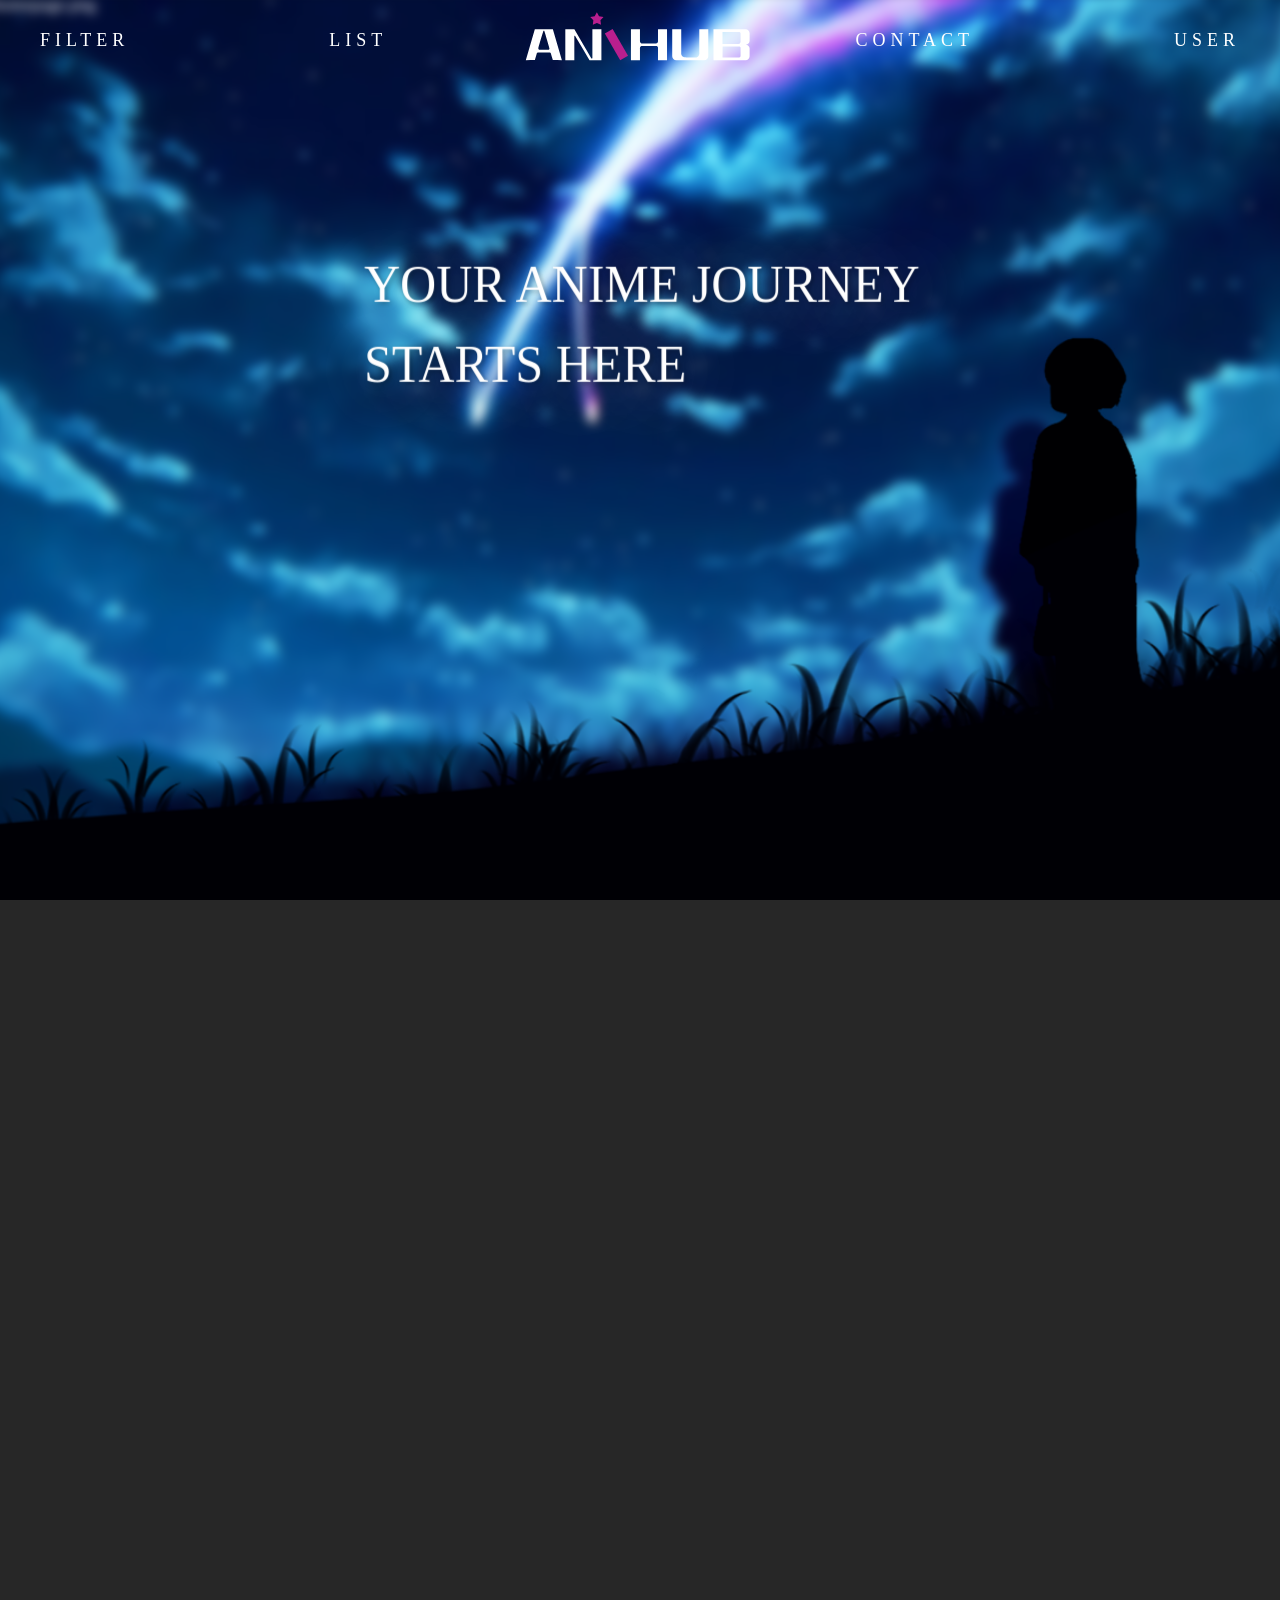
<file: index.html>
<!DOCTYPE html>
<html lang="en">
<head>
    <meta charset="UTF-8">
    <meta name="viewport" content="width=device-width, initial-scale=1.0">
    <title>Homepage</title>
    <link rel="stylesheet" href="Style/style.css">
    <link rel="stylesheet" href="Style/bootstrap.min.css">
    <link rel="stylesheet" href="Style/bootstrapindex.css">
    
    <style>
        
        html{
            overflow: hidden;
        }
        body{
            width: 100vw;
            height: 100vh;
            background-color: #272727;
            perspective: 1px;
            transform-style: preserve-3d;
            overflow-x: hidden;
            font-family: 'Inter';
            color: white;
        }
        
        .nav-center {
            position: absolute;
            left: 50%;
            transform: translateX(-50%);
            margin-top: -4px;
        }
        
        .nav-link {
            text-decoration: none;
            color: white;
            font-size: 18px;
            letter-spacing: 5px;
            transition: 0.3s;
        }
        
        .nav-link:hover {
            color: #B91E8E;
        }
        
        .logo{
            height: 100px;
        }
        .navbar{
            font-size: 18px;
            margin-top: 19px;
        }
        
        .dropdown-menu {
            display: none;
            position: absolute;
            top: 100%;
            left: 0;
            background-color: #272727; 
            border: 2px solid #B91E8E; 
            min-width: 1200px;
            z-index: 10;
            padding: 10px 0px;
            margin-top: 20px;
        }
        
        .dropdown-menu a {
            color: white;
            padding: 15px 25px;
            text-decoration: none;
            display: block;
            font-size: 14px;
            letter-spacing: 1px;
            transition: 0.2s;
        }
        
        .dropdown-menu a:hover {
            background-color: #636363;
            color: #ffffff;
        }
        
        .dropdown:hover .dropdown-menu {
            display: block;
        }
        
        .dropdown::after {
            content: "";
            position: absolute;
            top: 100%;
            left: 0;
            width: 100%;
            height: 15px;
        }
        
        /* -- Parallex Effect - Youtube Tutorial --*/
        .section1, .section2 {
            width: 100%;
            min-height: 100vh;
            position: relative;
            transform-style: preserve-3d;
        }
        
        .section1::before { 
            content: "imaged/homepage.png";
            width: 100%;
            height: 100%;
            position: absolute;
            background: url(Images/homepage.png) top center;
            transform: translateZ(-1px) scale(2.2);
            filter: blur(5px);
            
        }
        
        .section1::after { 
            content: "";
            width: 100%;
            height: 100%;
            position: absolute;
            background: url(Images/homepage_parallex.png) top center;
            background-size: cover;
        }
        
        .section1 .text {
            top: 10%;
            transform: translateZ(-0.5px) scale(1.5,1.6) translate(-33%, 10%);
        }
        
        .section2 {
            background-color: #272727;
            min-height: 500px;
        }
        
        .text {
            top: 30%;
            left: 50%;
            position: absolute;
            font-family: 'Inter';
            font-size: 50px;
            color: white;
            text-shadow: 2px 2px 5px rgb(0, 0, 0, 0.3),
            5px 5px 70px rgba(255, 255, 255, 0.5);
            transform: scale(1, 1.1) translate(-50%, 10%);
        }
        
        .title{
            font-family: 'Inter';
        }
        
        .carousel-container {
            display: flex;
            justify-content: center;
            align-items: center;
            margin: 0;
            min-height: 400px;
            margin-top:-50px;
            background-color: #272727;
        }
        
        
        /* Styling the Bootstrap Arrows */
        .carousel-control-prev, .carousel-control-next {
            width: 100px;
            z-index: 10;
        }
        
        .content-side{
            padding-right: 70px;
        }
        
        .container-bg{
            margin-top: 50px;
            background-color: #272727;
        }
        
        .poster-card {
            width: 230px;
            height: 320px;
            overflow: hidden;
            position: relative;
            clip-path: polygon(0 0, 85% 0, 100% 15%, 100% 100%, 0 100%);
            box-shadow: 0px 0px 10px #B91E8E;
        }
        
        .poster-card img {
            width: 100%;
            height: 100%;
            object-fit: cover;
            display: block;
        }
        
        .add-to-list-btn {
            background: transparent;
            color: white;
            margin-left: auto;
            border: none;
            padding: 0;
            cursor: pointer;
            position: relative;
            transition: transform 0.2s;
        }
    
        .add-to-list-btn:hover {
            transform: scale(1.1);
        }
        
        /* chat-gpt help */
        .add-to-list-btn::before {
            content: 'Add Now';
            display: flex;
            justify-content: center;
            align-items: center;
            width: 260px; 
            height: 60px; 
            background: linear-gradient(90deg, #3d052a 0%, #b91e8e 100%);
            clip-path: polygon(8% 0%, 100% 0%, 92% 100%, 0% 100%);
        }
        
        .btn-text {
            position: absolute;
            top: 50%;
            left: 50%;
            transform: translate(-50%, -50%);
            pointer-events: none;
        }
        
        .anime-card-v2 {
            transition: transform 0.3s ease;
            cursor: pointer;
            
        }
        
        /* The Clipped Poster Effect */
        .poster-wrapper {
            width: 100%;
            aspect-ratio: 2 / 3;
            position: relative;
            overflow: hidden;
            border: 1px solid rgba(255, 255, 255, 0.1);
            transition: all 0.3s ease;
            box-shadow: 0px 0px 20px  #B91E8E;
        }
        
        .poster-wrapper img {
            width: 100%;
            height: 100%;
            object-fit: cover;
        }
        
        .anime-card-v2:hover .poster-wrapper {
            overflow: hidden;
            transform: translateY(-5px);
            border-color: #B91E8E;
        }
        
        .card-info{
            margin-top: 15px;
        }
        .card-info p {
            font-size: 16px;
            color: #888;
            
        }
        
        .ranking-list {
            max-width: 900px;
            margin: 0 auto;
            position: relative;
        }
        
        /* The Vertical White Line */
        .ranking-list::after {
            content: "";
            position: absolute;
            right: 280px;
            top: 0;
            bottom: 0;
            width: 2px;
            background: white;
            margin-left: 40px;
        }
        
        .ranking-item {
            margin-bottom: 40px;
            position: relative;
        }
        
        /* Glowing Numbers */
        .rank-number {
            font-size: 80px;
            font-weight: 300;
            color: white;
            margin-right: 30px;
            text-shadow: 0 0 20px rgba(185, 30, 142, 0.8);
            min-width: 80px;
            text-align: center;
        }
        
        .rank-img {
            width: 100px;
            height: 140px;
            object-fit: cover;
            margin-right: 20px;
        }
        
        .rank-text h5 {
            font-size: 1.5rem;
            margin-bottom: 5px;
        }
        
        .rank-text p {
            color: #888;
            font-size: 1rem;
        }
        
        
        
    </style>
</head>
<body>
    
    <!-- Navbar Starts -->
    <nav class="navbar">
        <div class="nav-left">
            <div class="dropdown">
                <span class="nav-link dot">FILTER</span>
                
                <div class="dropdown-menu">
                    <a href="time_rec.html">Time Recommendations</a>
                    <a href="personalised_rec.html">Personal Recommendations</a>
                </div>
                
            </div>
            <a href="watchlist.html" class="nav-link">LIST</a>
        </div>
        
        <div class="nav-center">
            <a href="index.html">
                <img src="Images/Logo.svg" alt="ANIHUB Logo" class="logo">
            </a>
        </div>
        
        <div class="nav-right">
            <a href="contact.html" class="nav-link">CONTACT</a>
            <a href="user.html" class="nav-link">USER</a>
        </div>
    </nav>
    <!-- Navbar Ends -->
    
    
    <!-- Parallex Effect Text -->
    <div class="section1">
        <div class="text">YOUR ANIME JOURNEY <br> STARTS HERE</div>
    </div>
    
    <div class="section2">
        <div class="text">EXPLORE NOW <br> START PICKING FAVORITES</div>
    </div>
    <!-- Parallex Effect Text End -->
    
    <!-- Bootstrap Carousel -->
    <div id="animeCarousel" class="carousel slide" data-bs-ride="carousel">
        
        <button class="carousel-control-prev" type="button" data-bs-target="#animeCarousel" data-bs-slide="prev">
            <span class="carousel-control-prev-icon" aria-hidden="true"></span>
            <span class="visually-hidden">Previous</span>
        </button>
        <button class="carousel-control-next" type="button" data-bs-target="#animeCarousel" data-bs-slide="next">
            <span class="carousel-control-next-icon" aria-hidden="true"></span>
            <span class="visually-hidden">Next</span>
        </button>
        
        <div class="carousel-inner">
            <div class="carousel-item active">
                
                <div class="carousel-container">
                    
                    <div class="content-side">
                        <h3 class="title">Shingeki no Kyojin</h3>
                        <p class="quote">"An amazing start to an amazing <br> series filled with grief, hype, and<br>
                            sheer will power."</p>
                            <button class="add-to-list-btn"><span class="btn-text">Add Now</span></button>
                        </div>
                        <div class="poster-side">
                            <div class="poster-card">
                                <img src="Images/attack_on_titan.png" alt="Attack on Titan">
                            </div>
                        </div>
                    </div>
                </div>
                
                
                <div class="carousel-item">
                    <div class="carousel-container">
                        <div class="content-side">
                            <h3 class="title">Cyberpunk Edgerunner</h3>
                            <p class="quote">“A simple rise to power in a world where everything <br> has a cost—and each step demands more than the last.”</p>
                            <button class="add-to-list-btn"><span class="btn-text">Add Now</span></button>
                        </div>
                        <div class="poster-side">
                            <div class="poster-card">
                                <img src="Images/cyberpunk_edgerunners.png" alt="Cyberpunk Edgerunners">
                            </div>
                        </div>
                    </div>
                </div>
                
                <div class="carousel-item">
                    <div class="carousel-container">
                        <div class="content-side">
                            <h3 class="title">Bubble</h3>
                            <p class="quote">"A visually stunning gravity-defying <br>
                                journey through a broken Tokyo."</p>
                                <button class="add-to-list-btn"><span class="btn-text">Add Now</span></button>
                            </div>
                            <div class="poster-side">
                                <div class="poster-card">
                                    <img src="Images/bubble.png" alt="Bubble">
                                </div>
                            </div>
                        </div>
                    </div>
                    
                    <div class="carousel-item">
                        <div class="carousel-container">
                            <div class="content-side">
                                <h3 class="title">Undead Unluck</h3>
                                <p class="quote">“The only word that seems to accurately <br> describe what Undead Unluck is, is FUN.“</p>
                                <button class="add-to-list-btn"><span class="btn-text">Add Now</span></button>
                            </div>
                            <div class="poster-side">
                                <div class="poster-card">
                                    <img src="Images/undead_unluck.png" alt="Undead Unluck">
                                </div>
                            </div>
                        </div>
                    </div>
                    
                    <div class="carousel-item">
                        <div class="carousel-container">
                            <div class="content-side">
                                <h3 class="title">Neon Genesis Evangelion</h3>
                                <p class="quote"> “Evangelion is widely considered one of the  <br> most influential anime created in the 1990's. <br>Well known for it's unorthodox storyline.”</p>
                                <button class="add-to-list-btn"><span class="btn-text">Add Now</span></button>
                            </div>
                            <div class="poster-side">
                                <div class="poster-card">
                                    <img src="Images/evangelion.png" alt="Neon Genesis Evangelion">
                                </div>
                            </div>
                        </div>
                    </div>
                    
                    <div class="carousel-item">
                        <div class="carousel-container">
                            <div class="content-side">
                                <h3 class="title">Re: Zero</h3>
                                <p class="quote">“Imagine a show that repackages some  <br>of the most recurring themes in anime <br>today and make it into a fantasy thriller.”</p>
                                <button class="add-to-list-btn"><span class="btn-text">Add Now</span></button>
                            </div>
                            <div class="poster-side">
                                <div class="poster-card">
                                    <img src="Images/rezero.png" alt="Re: Zero">
                                </div>
                            </div>
                        </div>
                    </div>
                    
                </div>
            </div>
        </div>
        
        <!-- Grid -->
        <div class="container-bg">
            <div class="container mt-3 mb-5 explore-section">
                <h4 class="text-center mb-5 section-title">EXPLORE SERIES AND MOVIES</h4>
                
                <div class="row row-cols-1 row-cols-md-3 row-cols-lg-5 g-4">
                    <div class="col">
                        <div class="anime-card-v2">
                            <div class="poster-wrapper">
                                <img src="Images/ragna_crimson.jpg" alt="Ragna Crimson">
                            </div>
                            <div class="card-info">
                                <h6>Ragna Crimson</h6>
                                <p>| 1S 24 EPS</p>
                            </div>
                        </div>
                    </div>
                    
                    <div class="col">
                        <div class="anime-card-v2">
                            <div class="poster-wrapper">
                                <img src="Images/to_be_hero_x.jpg" alt="To Be Hero X">
                            </div>
                            <div class="card-info">
                                <h6>To Be Hero X</h6>
                                <p>| 1S 24 EPS</p>
                            </div>
                        </div>
                    </div>
                    
                    <div class="col">
                        <div class="anime-card-v2">
                            <div class="poster-wrapper">
                                <img src="Images/claymore.jpg" alt="Claymore">
                            </div>
                            <div class="card-info">
                                <h6>Claymore</h6>
                                <p>| 1S 26 EPS</p>
                            </div>
                        </div>
                    </div>
                    
                    <div class="col">
                        <div class="anime-card-v2">
                            <div class="poster-wrapper">
                                <img src="Images/sword_of_demon_hunter.jpg" alt="Sword of the Demon Hunter">
                            </div>
                            <div class="card-info">
                                <h6>Sword of the Demon Hunter</h6>
                                <p>| 1S 24 EPS</p>
                            </div>
                        </div>
                    </div>
                    
                    <div class="col">
                        <div class="anime-card-v2">
                            <div class="poster-wrapper">
                                <img src="Images/magi.jpg" alt="Magi">
                            </div>
                            <div class="card-info">
                                <h6>The Labyrinth of Magic</h6>
                                <p>| 2S 50 EPS</p>
                            </div>
                        </div>
                    </div>
                </div>
            </div>
        </div>
        
        <div class="container mt-5 ranking-section">
            <h4 class="text-center mb-5 section-title">TOP ANIME SERIES</h4>
            
            <div class="ranking-list">
                <div class="ranking-item d-flex align-items-center">
                    <div class="rank-number">1</div>
                    <div class="rank-content d-flex align-items-center">
                        <img src="Images/friefen.jpg" alt="Frieren" class="rank-img">
                        <div class="rank-text">
                            <h3>Sousou no Frieren</h3>
                            <p>2 Seasons 28 Episodes</p>
                        </div>
                    </div>
                    <div class="button-column ms-auto">
                        <button class="add-to-list-btn"></button>
                    </div>
                </div>
                
                <div class="ranking-item d-flex align-items-center">
                    <div class="rank-number">2</div>
                    <div class="rank-content d-flex align-items-center">
                        <img src="Images/fullmetal.jpg" alt="FMAB" class="rank-img">
                        <div class="rank-text">
                            <h3>Fullmetal Alchemist: Brotherhood</h3>
                            <p>1 Season 64 Episodes</p>
                        </div>
                    </div>
                    <div class="button-column ms-auto">
                        <button class="add-to-list-btn"></button>
                    </div>
                </div>
                
                <div class="ranking-item d-flex align-items-center">
                    <div class="rank-number">3</div>
                    <div class="rank-content d-flex align-items-center">
                        <img src="Images/steins_gate.jpg" alt="Steins Gate" class="rank-img">
                        <div class="rank-text">
                            <h3>Steins: Gate</h3>
                            <p>2 Seasons 47 Episodes</p>
                        </div>
                    </div>
                    <div class="button-column ms-auto">
                        <button class="add-to-list-btn"></button>
                    </div>
                </div>
            </div>
        </div>
        
        <!-- Footer -->
        <footer class="footer">
            <div class="footer-content">
                <div class="footer-about">
                    <h4>About Us</h4>
                    <p>Our website is an anime recommendation and tracking platform created to help fans discover new anime and organize their viewing experience.</p>
                </div>
                <div class="footer-links">
                    <a href="contact.html">Contact Us</a>
                    <a href="#">Careers</a>
                    <a href="#">Blog or News</a>
                </div>
                <div class="footer-links">
                    <a href="#">Privacy Policy</a>
                    <a href="#">Terms & Conditions</a>
                    <a href="#">Cookie Policy</a>
                </div>
            </div>
            <img src="Images/Logo.svg" alt="ANIHUB" class="footer-logo">
            <div class="socials">
                <img src="Images/instagram_icon.svg" alt="">
                <img src="Images/twitter_icon.svg" alt="">
                <img src="Images/discord_icon.svg" alt="">
                <img src="Images/facebook_icon.svg" alt="">
            </div>
            <p class="copyright">Copyright © 2026 AniHub</p>
        </footer>
        
        <script src="Scripts/bootstrap.bundle.min.js"></script>
    </body>
    </html>
</file>
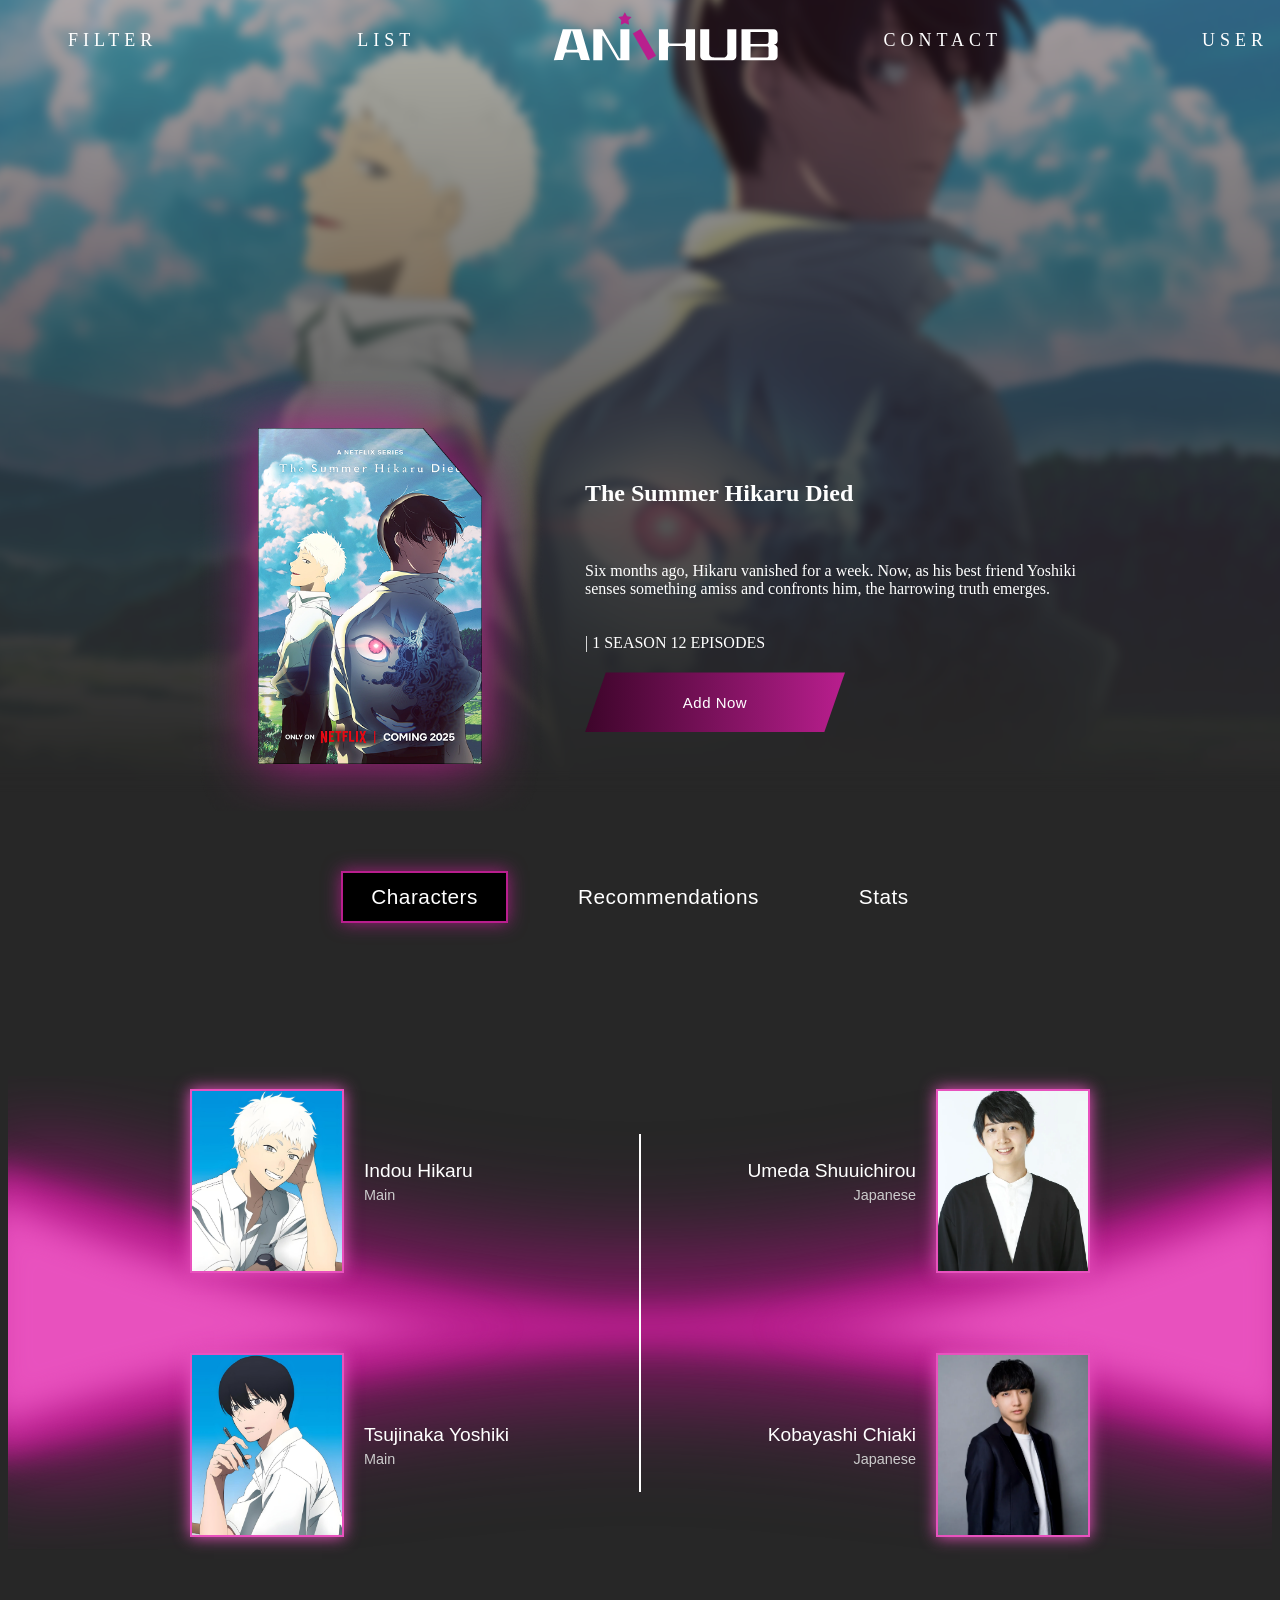
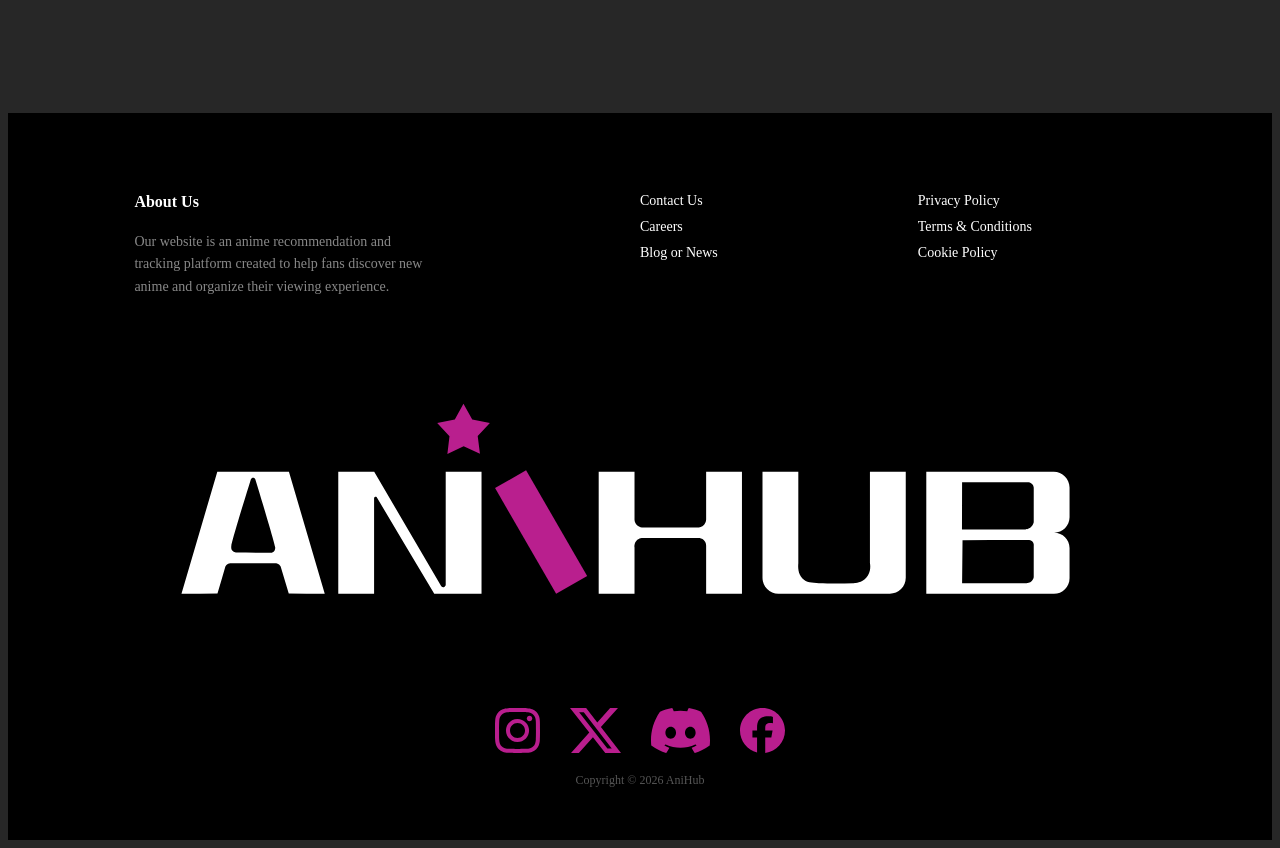
<file: anime_showcase1.html>
<!DOCTYPE html>
<html lang="en">
<head>
    <meta charset="UTF-8">
    <meta name="viewport" content="width=device-width, initial-scale=1.0">
    <title>The Summer Hikaru Died</title>
    <link rel="stylesheet" href="Style/style.css">
    
    <style>
        
        body {
            color: white;
            align-items: center;
            font-family: 'Inter';
            background-color: #272727;
        }
        
        .banner {
            width: 1400px;
            margin-top: -100px;
            display: flex;
            flex-direction: column;
            align-items: center;
            position: relative;
            background-position: center top;
        }
        
        .banner-img{
            height: 800px;
            width: 1400px;
            display: flex;
            align-items: center;
            justify-content: center;
            text-align: center;
            background: linear-gradient(to bottom, rgba(0,0,0,0.3) 0%, #272727 100%), 
            url(Images/the_summer_hikaru_died_banner.jpg);
            background-size: cover;
            background-position: center;
            filter: blur(5px);
            z-index: -1;
        }
        
        .main-container {
            width: 100%;
            background-position: center;
            display: flex;
            flex-direction: column;
            align-items: center;
            min-height: 100vh;
        }
        
        .series-container {
            margin-top: -600px;
            justify-content: center;
            display: flex;
            align-items: center;
            gap: 40px;
            padding: 0 10%;
        }
        
        
        .series-poster {
            width: 350px;
            height: 430px;
            object-fit: cover;
            clip-path: polygon(0% 0%, 82% 0%, 100% 18%, 100% 100%, 0% 100%);
            display: block;
        }
        
        .series-info { 
            flex: 1; 
            max-width: 500px; 
            display: flex; 
            flex-direction: column; 
            gap: 20px; 
        }
        
        .series-synopsis p{
            font-weight: 300px;
            
        }
        
        .add-to-list-btn {
            background: transparent;
            border: none;
            padding: 0;
            cursor: pointer;
            position: relative;
            transition: transform 0.2s;
            color: white;
            font-weight: 500;
            font-size: 15px;
            letter-spacing: 0.5px;
        }
    
        .add-to-list-btn:hover {
            transform: scale(1.1);
        }
        
        /* chat-gpt help */
        .add-to-list-btn::before {
            content: 'Add Now';
            display: flex;
            justify-content: center;
            align-items: center;
            width: 260px; 
            height: 60px; 
            background: linear-gradient(90deg, #3d052a 0%, #b91e8e 100%);
            clip-path: polygon(8% 0%, 100% 0%, 92% 100%, 0% 100%);
            filter: drop-shadow(-3px 0 0px #b31b83) drop-shadow(3px 0 0px #b31b83);
        }
        
        .btn-text {
            top: 50%;
            left: 50%;
            transform: translate(-50%, -50%);
            color: white;
            font-weight: 500;
            font-size: 15px;
            letter-spacing: 0.5px;
        }
        
        .tab-container {
            width: 100%;
            padding: 60px 0;
            background-color: transparent; 
        }
        
        .tab-wrapper {
            display: flex;
            flex-direction: row; 
            justify-content: center;
            align-items: center;
            gap: 40px;
            width: 100%;
        }
        
        .tab-item {
            color: white;
            font-family: 'Inter', sans-serif;
            font-size: 1.3rem;
            font-weight: 300;
            cursor: pointer;
            padding: 12px 28px;
            border: 2px solid transparent;
            transition: all 0.3s ease;
            letter-spacing: 0.5px;
        }
        
        .tab-item.active {
            background-color: #000000;
            border: 2px solid #B91E8E;
            box-shadow: 0px 0px 18px rgba(185, 30, 142, 0.8);
        }
        
        /* Hover effect for the other items */
        .tab-item:hover:not(.active) {
            color: #E852BE;
            text-shadow: 0px 0px 8px rgba(185, 30, 142, 0.4);
        }
        
        .character-section {
            background-color: #272727;
            background-repeat: no-repeat;
            background-position: center;
            background-size: 100%;
            overflow: hidden;
        }
        
        .fictional-section {
            background-image: url(Images/graphic_pink.svg);
            background-repeat: no-repeat;
            background-position: center;
            background-size: contain;
            color: white;
            font-family: sans-serif;
            display: flex;
            justify-content: center;
            align-items: center;
            min-height: 100vh;
            margin-top: -120px;
            margin-bottom: -50px;
        }
        
        .info-container {
            display: flex;
            position: relative;
            width: 900px;
            justify-content: space-between;
        }
        
        /* The vertical line in the middle */
        .divider {
            position: absolute;
            left: 50%;
            top: 10%;
            bottom: 10%;
            width: 2px;
            background-color: white;
            transform: translateX(-50%);
        }
        
        .column {
            display: flex;
            flex-direction: column;
            gap: 80px;
            width: 45%;
        }
        
        .profile-card {
            display: flex;
            align-items: center;
            gap: 20px;
        }
        
        .right-align .profile-card {
            justify-content: flex-end;
            text-align: right;
        }
        
        /* The Neon Glow Effect */
        .image-wrapper.glow {
            border: 2px solid #E852BE;
            box-shadow: 0 0 15px #E852BE, inset 0 0 10px #E852BE;
            line-height: 0;
        }
        
        .image-wrapper img {
            width: 150px;
            height: 180px;
            object-fit: cover;
        }
        
        .info h3 {
            margin: 0;
            font-size: 1.2rem;
            font-weight: 400;
        }
        
        .info p {
            margin: 5px 0 0;
            color: #ccc;
            font-size: 0.9rem;
        }
        
        
        
    </style>
    
</head>
<body>
    
    <!-- Navbar Starts -->
    <nav class="navbar">
        <div class="nav-left">
            <div class="dropdown">
                <span class="nav-link dot">FILTER</span>
                
                <div class="dropdown-menu">
                    <a href="time_rec.html">Time Recommendations</a>
                    <a href="personalised_rec.html">Personal Recommendations</a>
                </div>
                
            </div>
            <a href="watchlist.html" class="nav-link">LIST</a>
        </div>
        
        <div class="nav-center">
            <a href="index.html">
                <img src="Images/Logo.svg" alt="ANIHUB Logo" class="logo">
            </a>
        </div>
        
        <div class="nav-right">
            <a href="contact.html" class="nav-link">CONTACT</a>
            <a href="user.html" class="nav-link">USER</a>
        </div>
    </nav>
    <!-- Navbar Ends -->
    
    <div class="main-container">
        <div class="content-inner">
            <div class="banner">
                <div class="banner-img"></div>
            </div>
        </div>
    </div>
    
    <section class="series-detail-section">
        <div class="series-container">
            
            <img src="Images/the_summer_hikaru_died.png" alt="The Summer Hikaru Died" class="series-poster">
            
            <div class="series-info">
                <h1 class="series-title">The Summer Hikaru Died</h1>
                <p class="series-synopsis">
                    Six months ago, Hikaru vanished for a week. Now, as his best friend Yoshiki senses something amiss and confronts him, the harrowing truth emerges.
                </p>
                
                <div class="meta-tag">| 1 SEASON 12 EPISODES</div>
                
                <button class="add-to-list-btn">
                    <!-- <span class="btn-text">Add Now</span> -->
                </button>
            </div>
        </div>
    </section>
    
    <div class="tab-container">
        <div class="tab-wrapper d-flex justify-content-center align-items-center">
            <div class="tab-item active">Characters</div>
            <div class="tab-item">Recommendations</div>
            <div class="tab-item">Stats</div>
        </div>
    </div>
    
    <div class="fictional-section">
        <div class="info-container">
            <div class="divider"></div>
            
            <div class="column left-align">
                <div class="profile-card">
                    <div class="image-wrapper glow"
                    ><img src="Images/hikaru.png" alt="Indou Hikaru">
                </div>
                <div class="info">
                    <h3>Indou Hikaru</h3>
                    <p>Main</p>
                </div>
            </div>
            
            <div class="profile-card">
                <div class="image-wrapper glow"><img src="Images/yoshiki.png" alt="Tsujinaka Yoshiki"></div>
                <div class="info">
                    <h3>Tsujinaka Yoshiki</h3>
                    <p>Main</p>
                </div>
            </div>
        </div>
        
        <div class="column right-align">
            <div class="profile-card">
                <div class="info">
                    <h3>Umeda Shuuichirou</h3>
                    <p>Japanese</p>
                </div>
                <div class="image-wrapper glow"><img src="Images/umeda.webp" alt="Umeda Shuuichirou"></div>
            </div>
            
            <div class="profile-card">
                <div class="info">
                    <h3>Kobayashi Chiaki</h3>
                    <p>Japanese</p>
                </div>
                <div class="image-wrapper glow"><img src="Images/kobayashi.webp" alt="Kobayashi Chiaki"></div>
            </div>
        </div>
    </div>
</div>

<!-- Footer -->
<footer class="footer">
    <div class="footer-content">
        <div class="footer-about">
            <h4>About Us</h4>
            <p>Our website is an anime recommendation and tracking platform created to help fans discover new anime and organize their viewing experience.</p>
        </div>
        <div class="footer-links">
            <a href="contact.html">Contact Us</a>
            <a href="#">Careers</a>
            <a href="#">Blog or News</a>
        </div>
        <div class="footer-links">
            <a href="#">Privacy Policy</a>
            <a href="#">Terms & Conditions</a>
            <a href="#">Cookie Policy</a>
        </div>
    </div>
    <img src="Images/Logo.svg" alt="ANIHUB" class="footer-logo">
    <div class="socials">
        <img src="Images/instagram_icon.svg" alt="">
        <img src="Images/twitter_icon.svg" alt="">
        <img src="Images/discord_icon.svg" alt="">
        <img src="Images/facebook_icon.svg" alt="">
    </div>
    <p class="copyright">Copyright © 2026 AniHub</p>
</footer>

<script src="Scripts/bootstrap.bundle.min.js"></script>
</body>
</html>
</file>
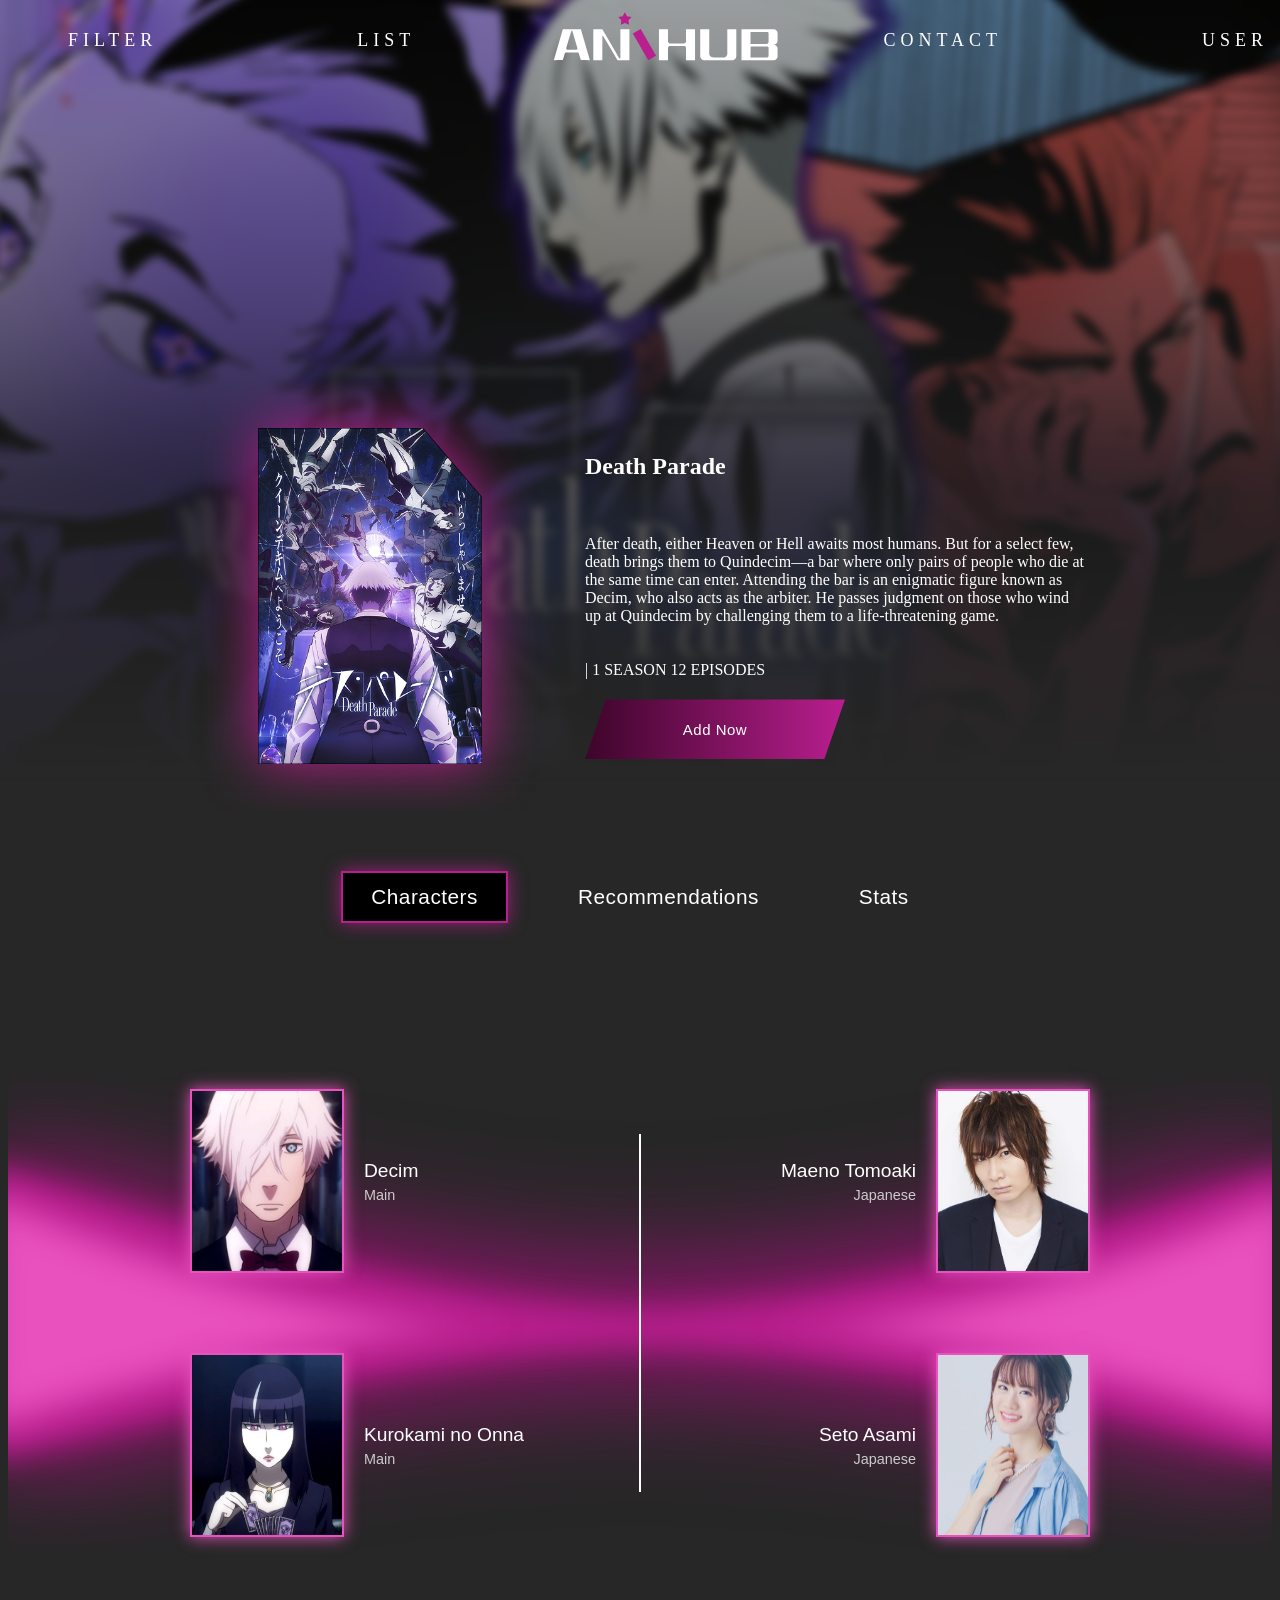
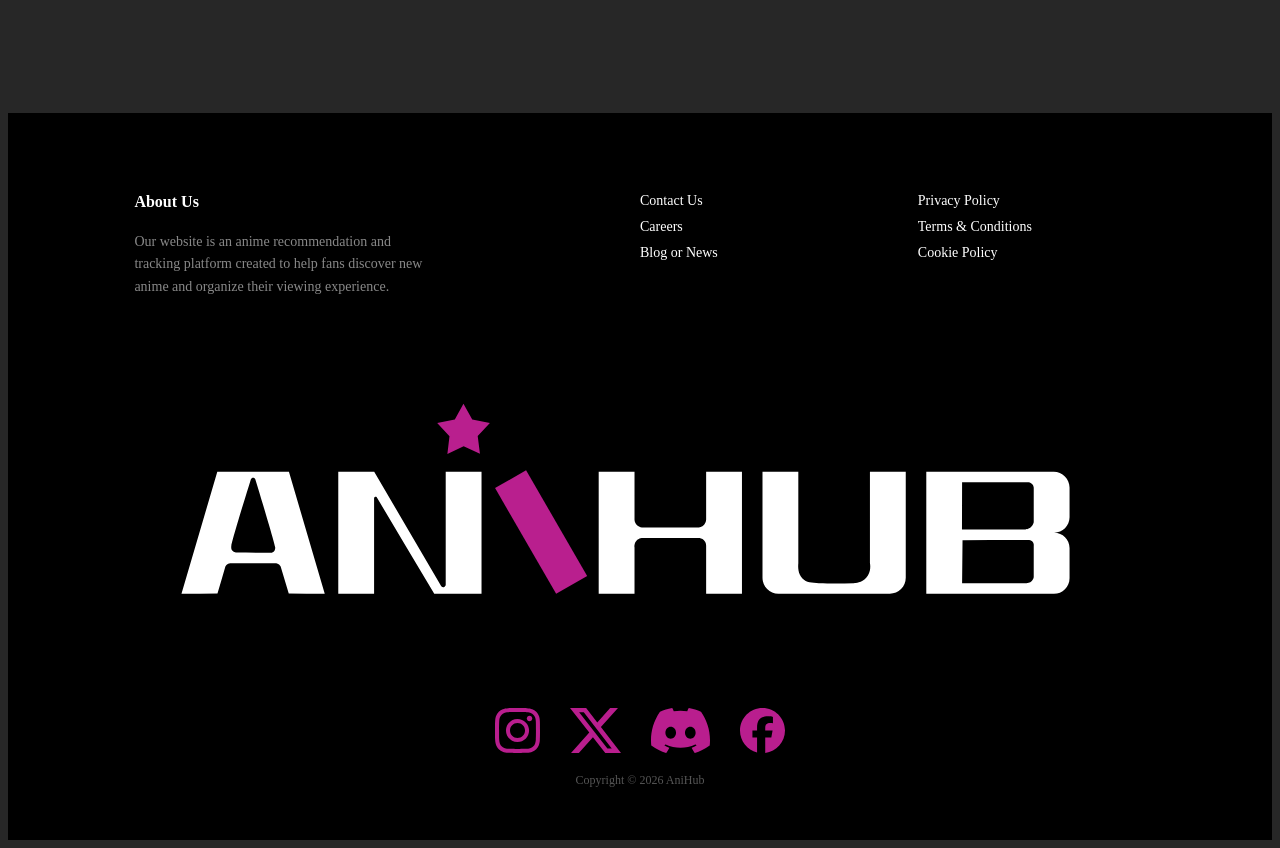
<file: anime_showcase2.html>
<!DOCTYPE html>
<html lang="en">
<head>
    <meta charset="UTF-8">
    <meta name="viewport" content="width=device-width, initial-scale=1.0">
    <title>The Summer Hikaru Died</title>
    <link rel="stylesheet" href="Style/style.css">
    
    <style>
        
        body {
            color: white;
            align-items: center;
            font-family: 'Inter';
            background-color: #272727;
        }
        
        .banner {
            width: 1400px;
            margin-top: -100px;
            display: flex;
            flex-direction: column;
            align-items: center;
            position: relative;
            background-position: center top;
        }
        
        .banner-img{
            height: 800px;
            width: 1400px;
            display: flex;
            align-items: center;
            justify-content: center;
            text-align: center;
            background: linear-gradient(to bottom, rgba(0,0,0,0.3) 0%, #272727 100%), 
            url(Images/death_parade_bg.avif);
            background-size: cover;
            background-position: center;
            filter: blur(5px);
            z-index: -1;
        }
        
        .main-container {
            width: 100%;
            background-position: center;
            display: flex;
            flex-direction: column;
            align-items: center;
            min-height: 100vh;
        }
        
        .series-container {
            margin-top: -600px;
            justify-content: center;
            display: flex;
            align-items: center;
            gap: 40px;
            padding: 0 10%;
        }
        
        
        .series-poster {
            width: 350px;
            height: 430px;
            object-fit: cover;
            clip-path: polygon(0% 0%, 82% 0%, 100% 18%, 100% 100%, 0% 100%);
            display: block;
        }
        
        .series-info { 
            flex: 1; 
            max-width: 500px; 
            display: flex; 
            flex-direction: column; 
            gap: 20px; 
        }
        
        .series-synopsis p{
            font-weight: 300px;
            
        }
        
        .add-to-list-btn {
            background: transparent;
            border: none;
            padding: 0;
            cursor: pointer;
            position: relative;
            transition: transform 0.2s;
            color: white;
            font-weight: 500;
            font-size: 15px;
            letter-spacing: 0.5px;
        }
    
        .add-to-list-btn:hover {
            transform: scale(1.1);
        }
        
        /* chat-gpt help */
        .add-to-list-btn::before {
            content: 'Add Now';
            display: flex;
            justify-content: center;
            align-items: center;
            width: 260px; 
            height: 60px;
            background: linear-gradient(90deg, #3d052a 0%, #b91e8e 100%);
            clip-path: polygon(8% 0%, 100% 0%, 92% 100%, 0% 100%);
            filter: drop-shadow(-3px 0 0px #b31b83) drop-shadow(3px 0 0px #b31b83);
        }
        
        .btn-text {
            top: 50%;
            left: 50%;
            transform: translate(-50%, -50%);
            color: white;
            font-weight: 500;
            font-size: 15px;
            letter-spacing: 0.5px;
        }
        
        .tab-container {
            width: 100%;
            padding: 60px 0;
            background-color: transparent; 
        }
        
        .tab-wrapper {
            display: flex;
            flex-direction: row; 
            justify-content: center;
            align-items: center;
            gap: 40px;
            width: 100%;
        }
        
        .tab-item {
            color: white;
            font-family: 'Inter', sans-serif;
            font-size: 1.3rem;
            font-weight: 300;
            cursor: pointer;
            padding: 12px 28px;
            border: 2px solid transparent;
            transition: all 0.3s ease;
            letter-spacing: 0.5px;
        }
        
        .tab-item.active {
            background-color: #000000;
            border: 2px solid #B91E8E;
            box-shadow: 0px 0px 18px rgba(185, 30, 142, 0.8);
        }
        
        /* Hover effect for the other items */
        .tab-item:hover:not(.active) {
            color: #E851BE;
            text-shadow: 0px 0px 8px rgba(185, 30, 142, 0.4);
        }
        
        .character-section {
            background-color: #272727;
            background-repeat: no-repeat;
            background-position: center;
            background-size: 100%;
            overflow: hidden;
        }
        
        .fictional-section {
            background-image: url(Images/graphic_pink.svg);
            background-repeat: no-repeat;
            background-position: center;
            background-size: contain;
            color: white;
            font-family: sans-serif;
            display: flex;
            justify-content: center;
            align-items: center;
            min-height: 100vh;
            margin-top: -120px;
            margin-bottom: -50px;
        }
        
        .info-container {
            display: flex;
            position: relative;
            width: 900px;
            justify-content: space-between;
        }
        
        /* The vertical line in the middle */
        .divider {
            position: absolute;
            left: 50%;
            top: 10%;
            bottom: 10%;
            width: 2px;
            background-color: white;
            transform: translateX(-50%);
        }
        
        .column {
            display: flex;
            flex-direction: column;
            gap: 80px;
            width: 45%;
        }
        
        .profile-card {
            display: flex;
            align-items: center;
            gap: 20px;
        }
        
        .right-align .profile-card {
            justify-content: flex-end;
            text-align: right;
        }
        
        /* The Neon Glow Effect */
        .image-wrapper.glow {
            border: 2px solid #E852BE;
            box-shadow: 0 0 15px #E852BE, inset 0 0 10px #E852BE;
            line-height: 0; /* Removes bottom gap under image */
        }
        
        .image-wrapper img {
            width: 150px;
            height: 180px;
            object-fit: cover;
        }
        
        .info h3 {
            margin: 0;
            font-size: 1.2rem;
            font-weight: 400;
        }
        
        .info p {
            margin: 5px 0 0;
            color: #ccc;
            font-size: 0.9rem;
        }
        
        
        
    </style>
    
</head>
<body>
    
    <!-- Navbar Starts -->
    <nav class="navbar">
        <div class="nav-left">
            <div class="dropdown">
                <span class="nav-link dot">FILTER</span>
                
                <div class="dropdown-menu">
                    <a href="#">Time Recommendations</a>
                    <a href="personalised_rec.html">Personal Recommendations</a>
                </div>
                
            </div>
            <a href="watchlist.html" class="nav-link">LIST</a>
        </div>
        
        <div class="nav-center">
            <a href="index.html">
                <img src="Images/Logo.svg" alt="ANIHUB Logo" class="logo">
            </a>
        </div>
        
        <div class="nav-right">
            <a href="contact.html" class="nav-link">CONTACT</a>
            <a href="user.html" class="nav-link">USER</a>
        </div>
    </nav>
    <!-- Navbar Ends -->
    
    <div class="main-container">
        <div class="content-inner">
            <div class="banner">
                <div class="banner-img"></div>
            </div>
        </div>
    </div>
    
    <section class="series-detail-section">
        <div class="series-container">
            
            <img src="Images/death_parade_header.png" alt="Death Parade" class="series-poster">
            
            <div class="series-info">
                <h1 class="series-title">Death Parade</h1>
                <p class="series-synopsis">
                    After death, either Heaven or Hell awaits most humans. But for a select few, death brings them to Quindecim—a bar where only pairs of people who die at the same time can enter. Attending the bar is an enigmatic figure known as Decim, who also acts as the arbiter. He passes judgment on those who wind up at Quindecim by challenging them to a life-threatening game.                
                </p>
                <div class="meta-tag">| 1 SEASON 12 EPISODES</div>
                
                <button class="add-to-list-btn">
                    <!-- <span class="btn-text">Add Now</span> -->
                </button>
            </div>
        </div>
    </section>
    
    <div class="tab-container">
        <div class="tab-wrapper d-flex justify-content-center align-items-center">
            <div class="tab-item active">Characters</div>
            <div class="tab-item">Recommendations</div>
            <div class="tab-item">Stats</div>
        </div>
    </div>
    
    <div class="fictional-section">
        <div class="info-container">
            <div class="divider"></div>
            
            <div class="column left-align">
                <div class="profile-card">
                    <div class="image-wrapper glow"
                    ><img src="Images/decim.webp" alt="Decim">
                </div>
                <div class="info">
                    <h3>Decim</h3>
                    <p>Main</p>
                </div>
            </div>
            
            <div class="profile-card">
                <div class="image-wrapper glow"><img src="Images/kurokami_no_onna.webp" alt="Kurokami no Onna"></div>
                <div class="info">
                    <h3>Kurokami no Onna</h3>
                    <p>Main</p>
                </div>
            </div>
        </div>
        
        <div class="column right-align">
            <div class="profile-card">
                <div class="info">
                    <h3>Maeno Tomoaki</h3>
                    <p>Japanese</p>
                </div>
                <div class="image-wrapper glow"><img src="Images/maeno.webp" alt="Maeno Tomoaki"></div>
            </div>
            
            <div class="profile-card">
                <div class="info">
                    <h3>Seto Asami</h3>
                    <p>Japanese</p>
                </div>
                <div class="image-wrapper glow"><img src="Images/seto.webp" alt="Seto Asami"></div>
            </div>
        </div>
    </div>
</div>

<!-- Footer -->
<footer class="footer">
    <div class="footer-content">
        <div class="footer-about">
            <h4>About Us</h4>
            <p>Our website is an anime recommendation and tracking platform created to help fans discover new anime and organize their viewing experience.</p>
        </div>
        <div class="footer-links">
            <a href="contact.html">Contact Us</a>
            <a href="#">Careers</a>
            <a href="#">Blog or News</a>
        </div>
        <div class="footer-links">
            <a href="#">Privacy Policy</a>
            <a href="#">Terms & Conditions</a>
            <a href="#">Cookie Policy</a>
        </div>
    </div>
    <img src="Images/Logo.svg" alt="ANIHUB" class="footer-logo">
    <div class="socials">
        <img src="Images/instagram_icon.svg" alt="">
        <img src="Images/twitter_icon.svg" alt="">
        <img src="Images/discord_icon.svg" alt="">
        <img src="Images/facebook_icon.svg" alt="">
    </div>
    <p class="copyright">Copyright © 2026 AniHub</p>
</footer>

<script src="Scripts/bootstrap.bundle.min.js"></script>
</body>
</html>
</file>
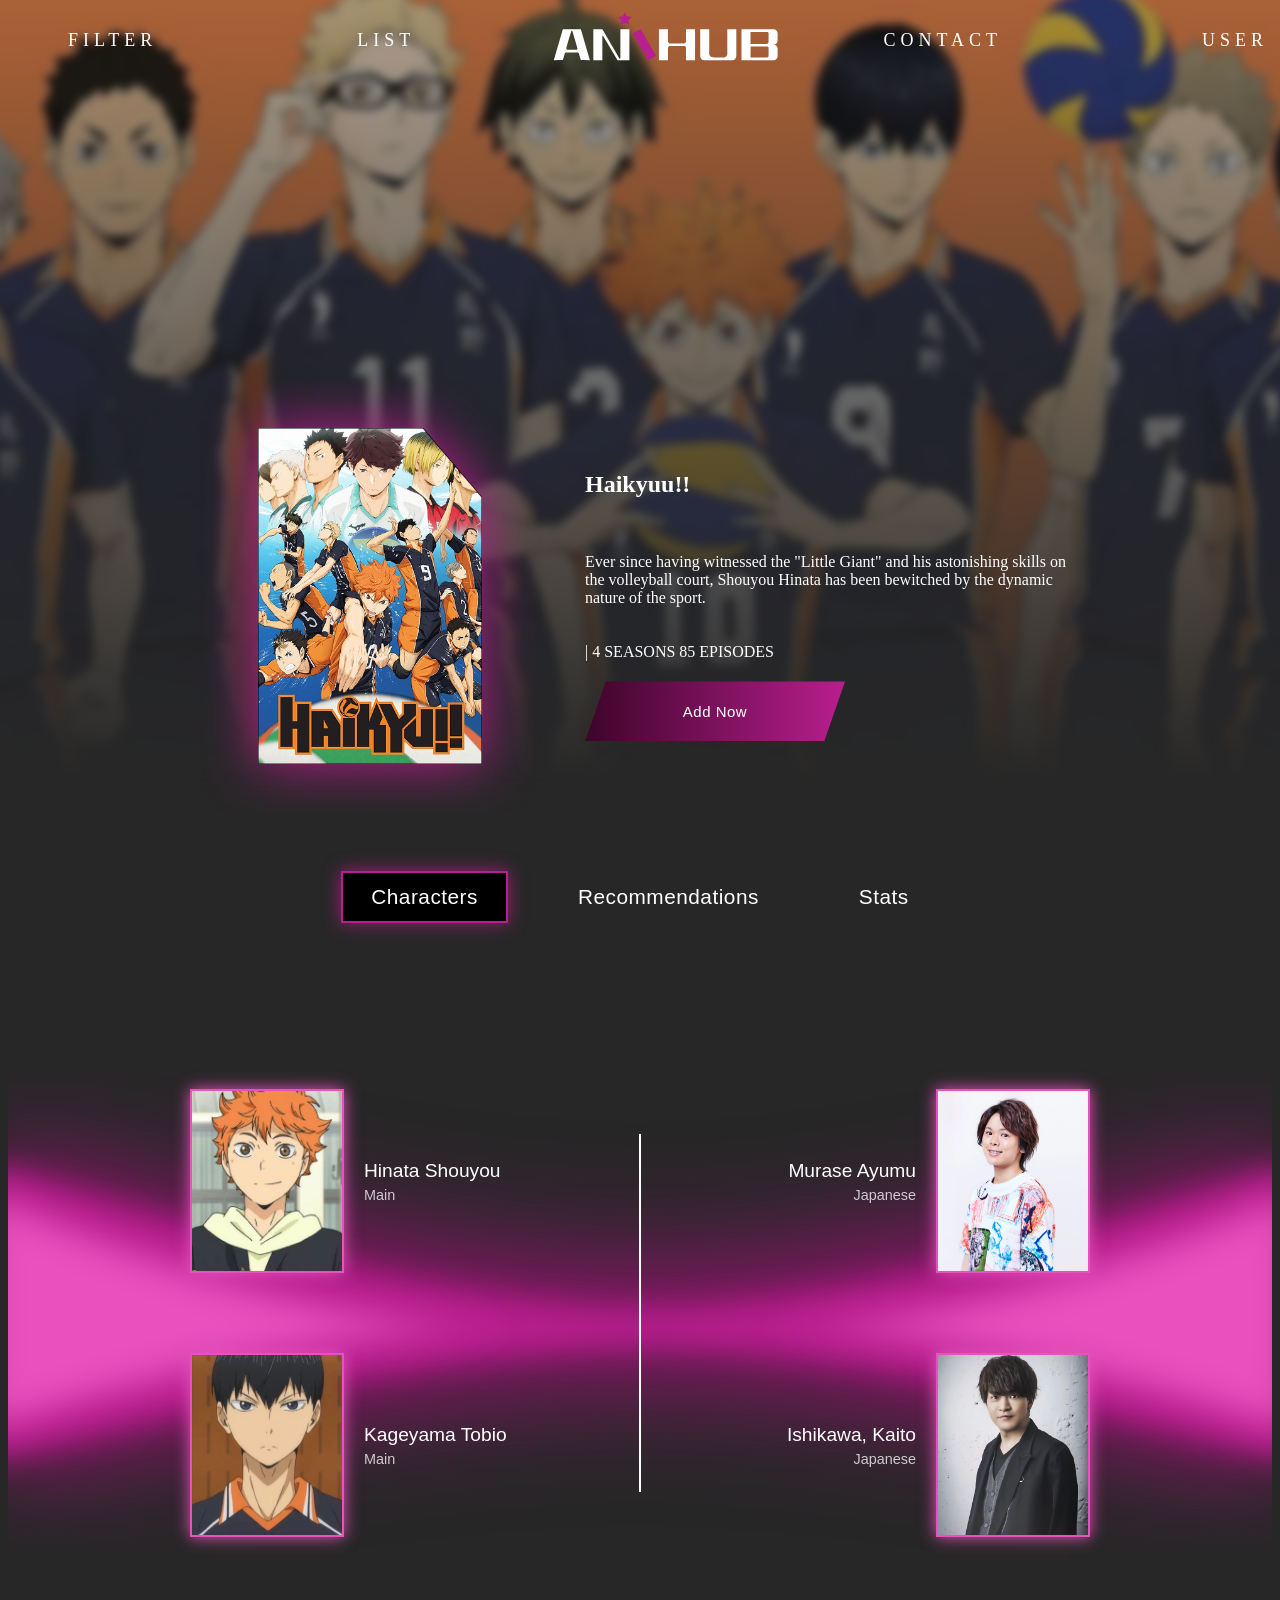
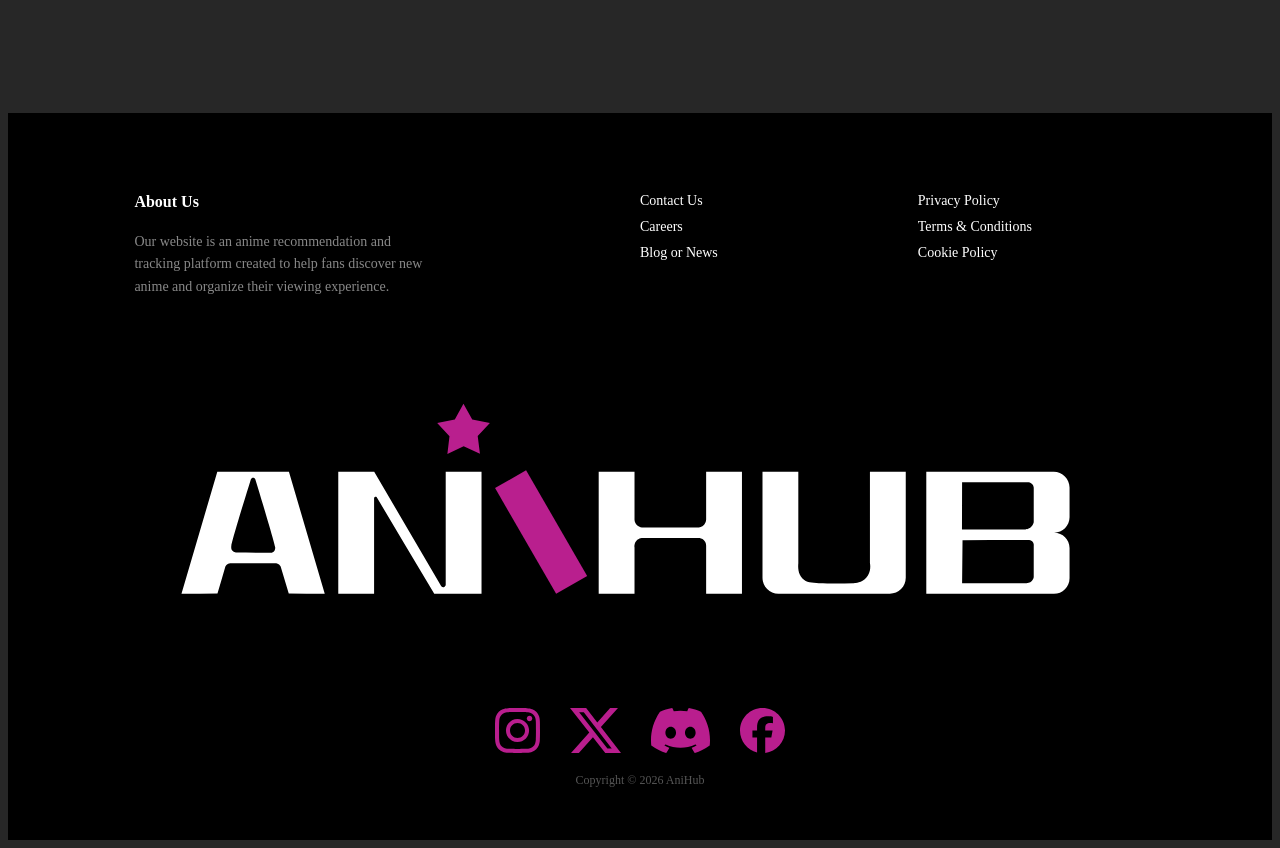
<file: anime_showcase3.html>
<!DOCTYPE html>
<html lang="en">
<head>
    <meta charset="UTF-8">
    <meta name="viewport" content="width=device-width, initial-scale=1.0">
    <title>The Summer Hikaru Died</title>
    <link rel="stylesheet" href="Style/style.css">
    
    <style>
        
        body {
            color: white;
            align-items: center;
            font-family: 'Inter';
            background-color: #272727;
        }
        
        .banner {
            width: 1400px;
            margin-top: -100px;
            display: flex;
            flex-direction: column;
            align-items: center;
            position: relative;
            background-position: center top;
        }
        
        .banner-img{
            height: 800px;
            width: 1400px;
            display: flex;
            align-items: center;
            justify-content: center;
            text-align: center;
            background: linear-gradient(to bottom, rgba(0,0,0,0.3) 0%, #272727 100%), 
            url(Images/haikyuu_bg.avif);
            background-size: cover;
            background-position: center;
            filter: blur(5px);
            z-index: -1;
        }
        
        .main-container {
            width: 100%;
            background-position: center;
            display: flex;
            flex-direction: column;
            align-items: center;
            min-height: 100vh;
        }
        
        .series-container {
            margin-top: -600px;
            justify-content: center;
            display: flex;
            align-items: center;
            gap: 40px;
            padding: 0 10%;
        }
        
        
        .series-poster {
            width: 350px;
            height: 430px;
            object-fit: cover;
            clip-path: polygon(0% 0%, 82% 0%, 100% 18%, 100% 100%, 0% 100%);
            display: block;
        }
        
        .series-info { 
            flex: 1; 
            max-width: 500px; 
            display: flex; 
            flex-direction: column; 
            gap: 20px; 
        }
        
        .series-synopsis p{
            font-weight: 300px;
            
        }
        
        .add-to-list-btn {
            background: transparent;
            border: none;
            padding: 0;
            cursor: pointer;
            position: relative;
            transition: transform 0.2s;
            color: white;
            font-weight: 500;
            font-size: 15px;
            letter-spacing: 0.5px;
        }
    
        .add-to-list-btn:hover {
            transform: scale(1.1);
        }
        
        /* chat-gpt help */
        .add-to-list-btn::before {
            content: 'Add Now';
            display: flex;
            justify-content: center;
            align-items: center;
            width: 260px;
            height: 60px;
            background: linear-gradient(90deg, #3d052a 0%, #b91e8e 100%);
            clip-path: polygon(8% 0%, 100% 0%, 92% 100%, 0% 100%);
            filter: drop-shadow(-3px 0 0px #b31b83) drop-shadow(3px 0 0px #b31b83);
        }
        
        .btn-text {
            top: 50%;
            left: 50%;
            transform: translate(-50%, -50%);
            color: white;
            font-weight: 500;
            font-size: 15px;
            letter-spacing: 0.5px;
        }
        
        .tab-container {
            width: 100%;
            padding: 60px 0;
            background-color: transparent; 
        }
        
        .tab-wrapper {
            display: flex;
            flex-direction: row; 
            justify-content: center;
            align-items: center;
            gap: 40px;
            width: 100%;
        }
        
        .tab-item {
            color: white;
            font-family: 'Inter', sans-serif;
            font-size: 1.3rem;
            font-weight: 300;
            cursor: pointer;
            padding: 12px 28px;
            border: 2px solid transparent;
            transition: all 0.3s ease;
            letter-spacing: 0.5px;
        }
        
        .tab-item.active {
            background-color: #000000;
            border: 2px solid #B91E8E;
            box-shadow: 0px 0px 18px rgba(185, 30, 142, 0.8);
        }
        
        /* Hover effect for the other items */
        .tab-item:hover:not(.active) {
            color: #E851BE;
            text-shadow: 0px 0px 8px rgba(185, 30, 142, 0.4);
        }
        
        .character-section {
            background-color: #272727;
            background-repeat: no-repeat;
            background-position: center;
            background-size: 100%;
            overflow: hidden;
        }
        
        .fictional-section {
            background-image: url(Images/graphic_pink.svg);
            background-repeat: no-repeat;
            background-position: center;
            background-size: contain;
            color: white;
            font-family: sans-serif;
            display: flex;
            justify-content: center;
            align-items: center;
            min-height: 100vh;
            margin-top: -120px;
            margin-bottom: -50px;
        }
        
        .info-container {
            display: flex;
            position: relative;
            width: 900px;
            justify-content: space-between;
        }
        
        /* The vertical line in the middle */
        .divider {
            position: absolute;
            left: 50%;
            top: 10%;
            bottom: 10%;
            width: 2px;
            background-color: white;
            transform: translateX(-50%);
        }
        
        .column {
            display: flex;
            flex-direction: column;
            gap: 80px;
            width: 45%;
        }
        
        .profile-card {
            display: flex;
            align-items: center;
            gap: 20px;
        }
        
        .right-align .profile-card {
            justify-content: flex-end;
            text-align: right;
        }
        
        /* The Neon Glow Effect */
        .image-wrapper.glow {
            border: 2px solid #E852BE;
            box-shadow: 0 0 15px #E852BE, inset 0 0 10px #E852BE;
            line-height: 0; /* Removes bottom gap under image */
        }
        
        .image-wrapper img {
            width: 150px;
            height: 180px;
            object-fit: cover;
        }
        
        .info h3 {
            margin: 0;
            font-size: 1.2rem;
            font-weight: 400;
        }
        
        .info p {
            margin: 5px 0 0;
            color: #ccc;
            font-size: 0.9rem;
        }
        
        
        
    </style>
    
</head>
<body>
    
    <!-- Navbar Starts -->
    <nav class="navbar">
        <div class="nav-left">
            <div class="dropdown">
                <span class="nav-link dot">FILTER</span>
                
                <div class="dropdown-menu">
                    <a href="time_rec.html">Time Recommendations</a>
                    <a href="personalised_rec.html">Personal Recommendations</a>
                </div>
                
            </div>
            <a href="watchlist.html" class="nav-link">LIST</a>
        </div>
        
        <div class="nav-center">
            <a href="index.html">
                <img src="Images/Logo.svg" alt="ANIHUB Logo" class="logo">
            </a>
        </div>
        
        <div class="nav-right">
            <a href="contact.html" class="nav-link">CONTACT</a>
            <a href="user.html" class="nav-link">USER</a>
        </div>
    </nav>
    <!-- Navbar Ends -->
    
    <div class="main-container">
        <div class="content-inner">
            <div class="banner">
                <div class="banner-img"></div>
            </div>
        </div>
    </div>
    
    <section class="series-detail-section">
        <div class="series-container">
            
            <img src="Images/haikyuu_header.png" alt="Haikyuu!!" class="series-poster">
            
            <div class="series-info">
                <h1 class="series-title">Haikyuu!!</h1>
                <p class="series-synopsis">
                    Ever since having witnessed the "Little Giant" and his astonishing skills on the volleyball court, Shouyou Hinata has been bewitched by the dynamic nature of the sport.
                </p>
                
                <div class="meta-tag">| 4 SEASONS 85 EPISODES</div>
                
                <button class="add-to-list-btn">
                    <!-- <span class="btn-text">Add Now</span> -->
                </button>
            </div>
        </div>
    </section>
    
    <div class="tab-container">
        <div class="tab-wrapper d-flex justify-content-center align-items-center">
            <div class="tab-item active">Characters</div>
            <div class="tab-item">Recommendations</div>
            <div class="tab-item">Stats</div>
        </div>
    </div>
    
    <div class="fictional-section">
        <div class="info-container">
            <div class="divider"></div>
            
            <div class="column left-align">
                <div class="profile-card">
                    <div class="image-wrapper glow"
                    ><img src="Images/hinata.jpg" alt="Hinata Shouyou">
                </div>
                <div class="info">
                    <h3>Hinata Shouyou</h3>
                    <p>Main</p>
                </div>
            </div>
            
            <div class="profile-card">
                <div class="image-wrapper glow"><img src="Images/kageyama.webp" alt="Kageyama Tobio"></div>
                <div class="info">
                    <h3>Kageyama Tobio</h3>
                    <p>Main</p>
                </div>
            </div>
        </div>
        
        <div class="column right-align">
            <div class="profile-card">
                <div class="info">
                    <h3>Murase Ayumu</h3>
                    <p>Japanese</p>
                </div>
                <div class="image-wrapper glow"><img src="Images/ayumu.webp" alt="Murase Ayumu"></div>
            </div>
            
            <div class="profile-card">
                <div class="info">
                    <h3>Ishikawa, Kaito</h3>
                    <p>Japanese</p>
                </div>
                <div class="image-wrapper glow"><img src="Images/kaito.webp" alt="Ishikawa Kaito"></div>
            </div>
        </div>
    </div>
</div>

<!-- Footer -->
<footer class="footer">
    <div class="footer-content">
        <div class="footer-about">
            <h4>About Us</h4>
            <p>Our website is an anime recommendation and tracking platform created to help fans discover new anime and organize their viewing experience.</p>
        </div>
        <div class="footer-links">
            <a href="contact.html">Contact Us</a>
            <a href="#">Careers</a>
            <a href="#">Blog or News</a>
        </div>
        <div class="footer-links">
            <a href="#">Privacy Policy</a>
            <a href="#">Terms & Conditions</a>
            <a href="#">Cookie Policy</a>
        </div>
    </div>
    <img src="Images/Logo.svg" alt="ANIHUB" class="footer-logo">
    <div class="socials">
        <img src="Images/instagram_icon.svg" alt="">
        <img src="Images/twitter_icon.svg" alt="">
        <img src="Images/discord_icon.svg" alt="">
        <img src="Images/facebook_icon.svg" alt="">
    </div>
    <p class="copyright">Copyright © 2026 AniHub</p>
</footer>

<script src="Scripts/bootstrap.bundle.min.js"></script>
</body>
</html>
</file>
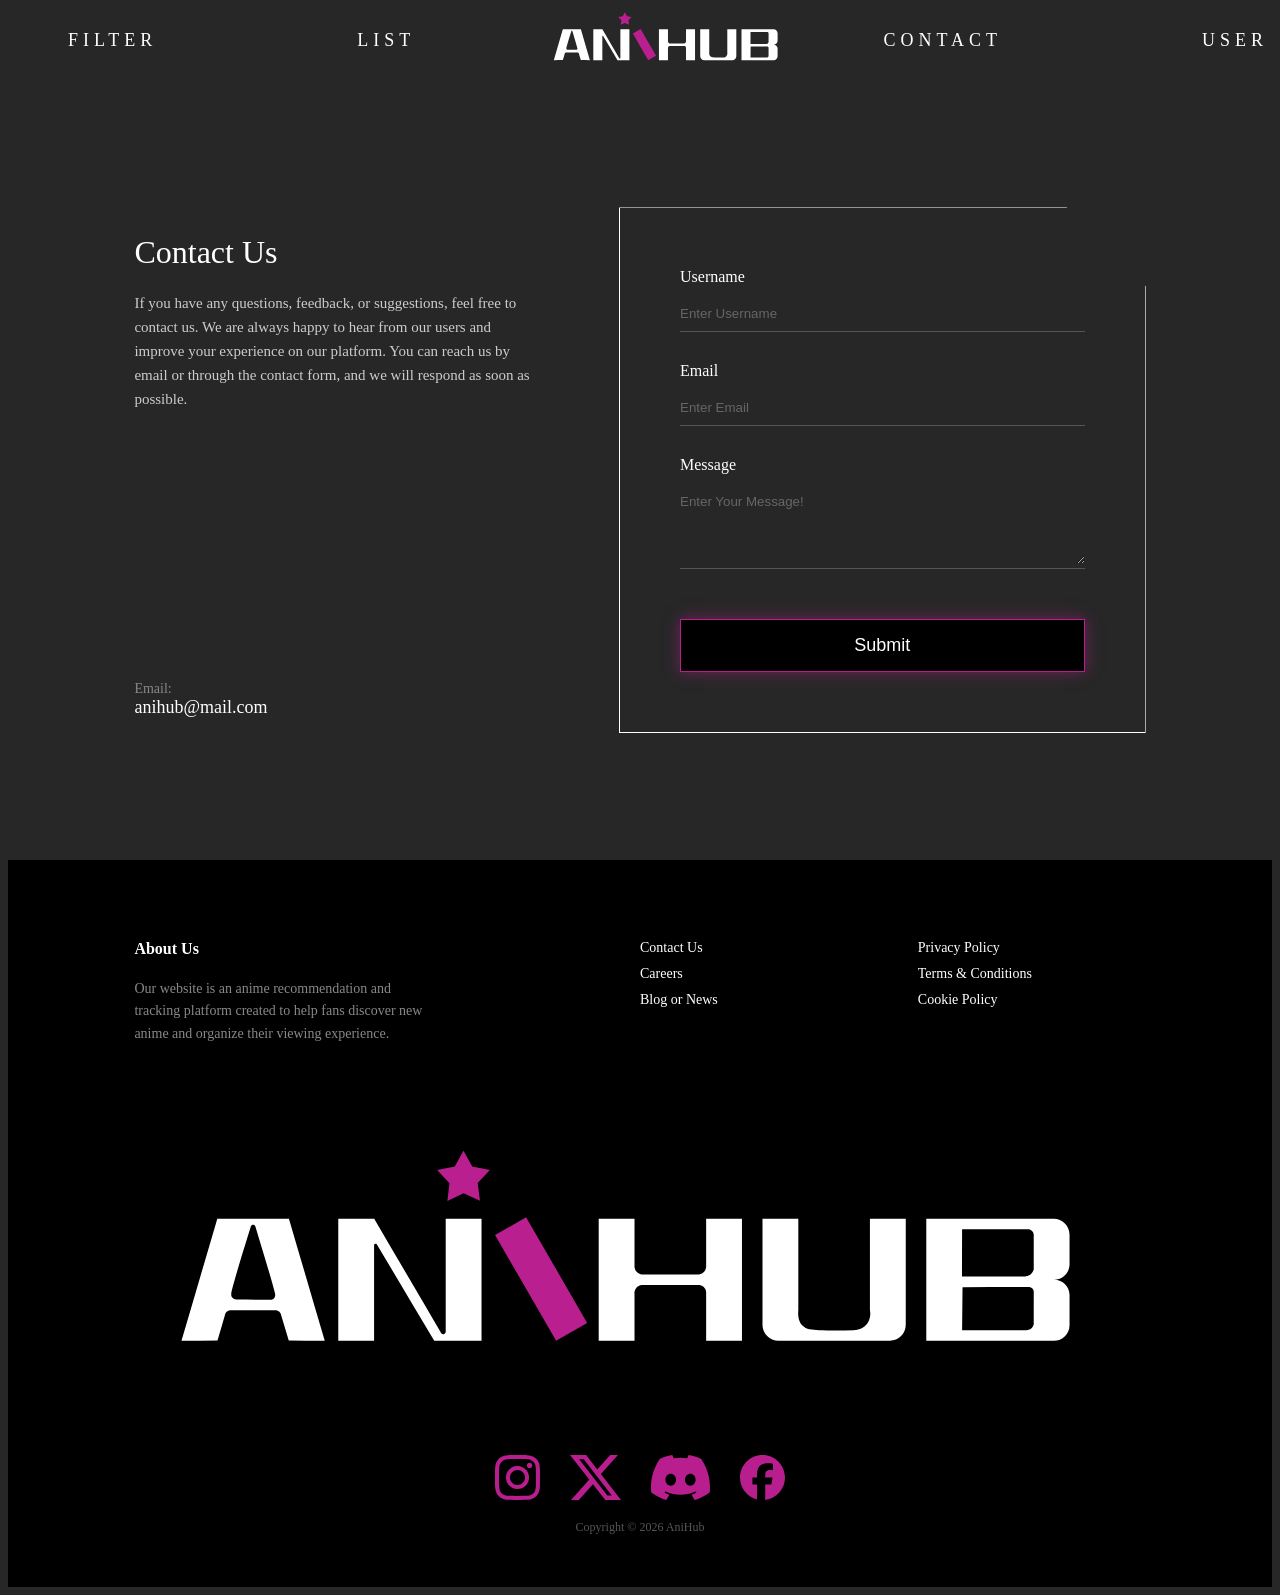
<file: contact.html>
<!DOCTYPE html>
<html lang="en">
<head>
    <meta charset="UTF-8">
    <meta name="viewport" content="width=device-width, initial-scale=1.0">
    <title>Contact Us</title>
    <link rel="stylesheet" href="Style/style.css">
    
    <style>
        body {
            background-color: #272727;
            color: #ffffff;
            font-family: 'Inter';
        }

        .contact-section {
            display: flex;
            justify-content: center;
            padding:  10%;
        }
        
        .contact-container {
            display: flex;
            max-width: 1200px;
            gap: 80px;
            align-items: flex-start;
        }
        
        .contact-info {
            flex: 1;
        }
        
        .contact-info h2 {
            font-size: 32px;
            margin-bottom: 20px;
            font-weight: 400;
            color: white;
        }
        
        .contact-info p {
            color: #ccc;
            line-height: 1.6;
            font-size: 15px;
            margin-bottom: 40px;
        }
        
        .email-display span {
            display: block;
            color: #888;
            font-size: 14px;
            margin-top: 270px;
        }
        
        .email-display a {
            color: white;
            text-decoration: none;
            font-size: 18px;
        }
        
        /* Form Container with Clipped Corner */
        .form-wrapper {
            flex: 1;
            border: 1px solid white;
            padding: 60px;
            clip-path: polygon(0 0, 85% 0, 100% 15%, 100% 100%, 0 100%);
            overflow: hidden;
        }
        
        /* Youtube helped with input */
        .input-group {
            margin-bottom: 30px;
            border-bottom: 1px solid #555;
        }
        
        .input-group label {
            display: block;
            color: white;
            margin-bottom: 10px;
            font-size: 16px;
        }
        
        .input-group input, 
        .input-group textarea {
            width: 100%;
            background: transparent;
            border: none;
            color: white;
            padding: 10px 0;
            outline: none;
            font-family: 'Inter', sans-serif;
        }
        
        .input-group input::placeholder,
        .input-group textarea::placeholder {
            color: #666;
        }
        
        /* Submit Button with Pink Glow */
        .submit-btn {
            width: 100%;
            background: black;
            color: white;
            border: 1px solid #B91E8E;
            padding: 15px;
            font-size: 18px;
            cursor: pointer;
            margin-top: 20px;
            transition: 0.3s;
            /* The Glow from the image */
            box-shadow: 0 0 15px rgba(185, 30, 142, 0.5);
        }
        
        .submit-btn:hover {
            background: #B91E8E;
            box-shadow: 0 0 25px rgba(185, 30, 142, 0.8);
        }

        
    </style>
</head>
<body>
    
    <!-- Navbar Starts -->
    <nav class="navbar">
        <div class="nav-left">
            <div class="dropdown">
                <span class="nav-link dot">FILTER</span>
                
                <div class="dropdown-menu">
                    <a href="time_rec.html">Time Recommendations</a>
                    <a href="personalised_rec.html">Personal Recommendations</a>
                </div>
                
            </div>
            <a href="watchlist.html" class="nav-link">LIST</a>
        </div>
        
        <div class="nav-center">
            <a href="index.html">
            <img src="Images/Logo.svg" alt="ANIHUB Logo" class="logo">
            </a>
        </div>

        <div class="nav-right">
            <a href="contact.html" class="nav-link">CONTACT</a>
            <a href="user.html" class="nav-link">USER</a>
        </div>
    </nav>
    <!-- Navbar Ends -->
    
    <!-- Contact Us Content Starts -->
    <section class="contact-section">
        <div class="contact-container">
            <div class="contact-info">
                <h2>Contact Us</h2>
                <p>If you have any questions, feedback, or suggestions, feel free to contact us. We are always happy to hear from our users and improve your experience on our platform. You can reach us by email or through the contact form, and we will respond as soon as possible.</p>
                
                <div class="email-display">
                    <span>Email:</span>
                    <a href="mailto:anihub@mail.com">anihub@mail.com</a>
                </div>
            </div>
            
            <div class="form-wrapper">
                <form id="contactForm">
                    <div class="input-group">
                        <label>Username</label>
                        <input type="text" id="username" placeholder="Enter Username" required>
                    </div>
                    
                    <div class="input-group">
                        <label>Email</label>
                        <input type="email" id="userEmail" placeholder="Enter Email" required>
                    </div>
                    
                    <div class="input-group">
                        <label>Message</label>
                        <textarea id="message" placeholder="Enter Your Message!" rows="4" required></textarea>
                    </div>
                    
                    <a href="mailto:anihub@gmail.com">
                    <button type="button" class="submit-btn" onclick="sendMail">Submit</button>
                    </a>

                </form>
            </div>
        </div>
    </section>

    
    
    <!-- Footer -->
    <footer class="footer">
        <div class="footer-content">
            <div class="footer-about">
                <h4>About Us</h4>
                <p>Our website is an anime recommendation and tracking platform created to help fans discover new anime and organize their viewing experience.</p>
            </div>
            <div class="footer-links">
                <a href="contact.html">Contact Us</a>
                <a href="#">Careers</a>
                <a href="#">Blog or News</a>
            </div>
            <div class="footer-links">
                <a href="#">Privacy Policy</a>
                <a href="#">Terms & Conditions</a>
                <a href="#">Cookie Policy</a>
            </div>
        </div>
        <img src="Images/Logo.svg" alt="ANIHUB" class="footer-logo">
        <div class="socials">
            <img src="Images/instagram_icon.svg" alt="">
            <img src="Images/twitter_icon.svg" alt="">
            <img src="Images/discord_icon.svg" alt="">
            <img src="Images/facebook_icon.svg" alt="">
        </div>
        <p class="copyright">Copyright © 2026 AniHub</p>
    </footer>
    
    <script src="Scripts/bootstrap.bundle.min.js"></script>
</body>
</html>
</file>
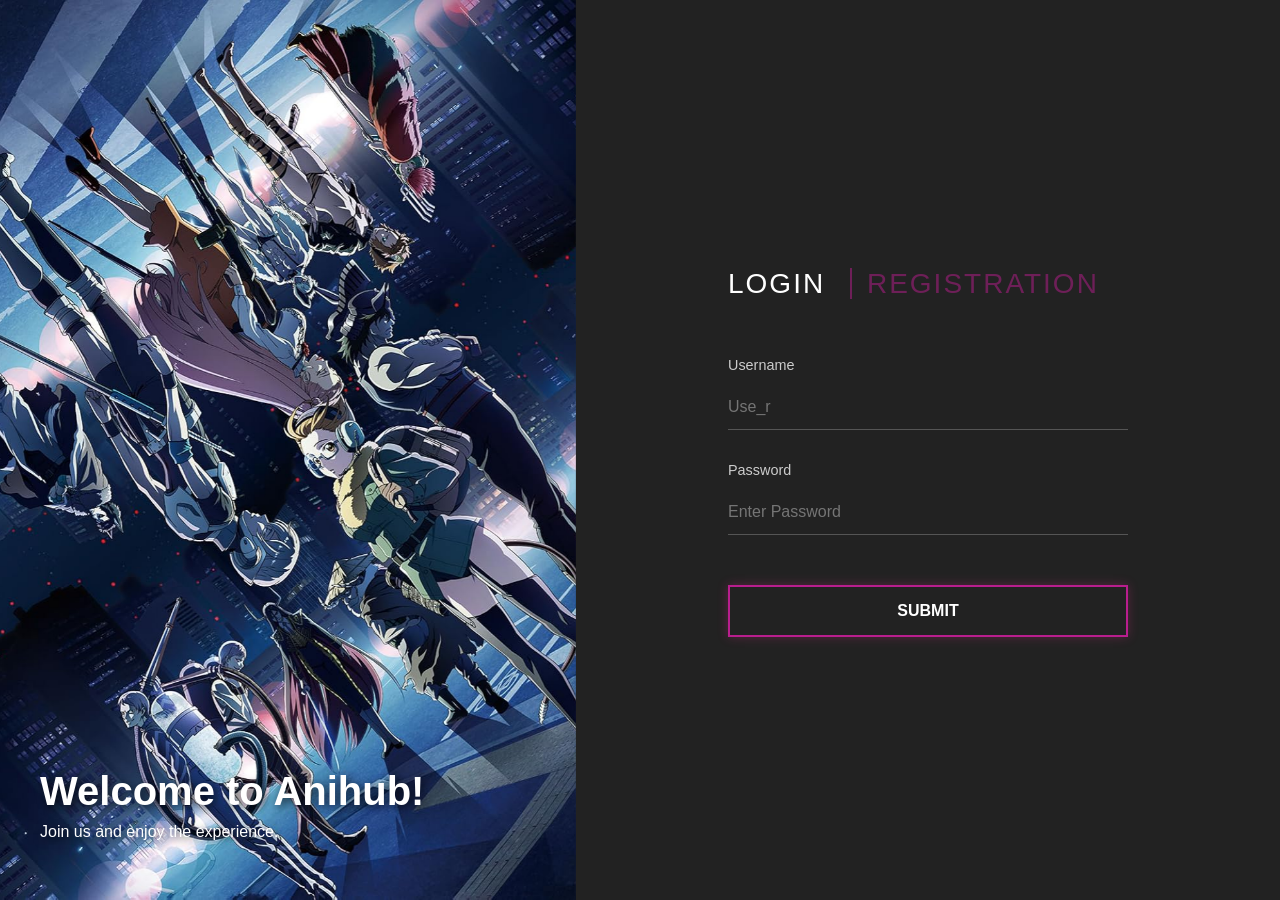
<file: log_in.html>
<!DOCTYPE html>
<html lang="en">
<head>
    <meta charset="UTF-8">
    <meta name="viewport" content="width=device-width, initial-scale=1.0">
    <title>Log-In Page</title>
    <link rel="stylesheet" href="Style/bootstrap.min.css">
    <link rel="stylesheet" href="Style/bootstrapindex.css">
    
    <style>
        body, html {
            height: 100%;
            margin: 0;
            font-family: 'Inter', sans-serif;
            background-color: #272727;
            color: white;
            overflow-x: hidden;
        }
        
        /* Split Screen Container */
        .main-container {
            height: 100vh;
            display: flex;
        }
        
        /* Left Side: Slideshow */
        .slideshow-section {
            width: 45%;
            height: 100%;
            position: relative;
        }
        
        .carousel, .carousel-inner, .carousel-item {
            height: 100%;
        }
        
        .carousel-item img {
            object-fit: cover;
            height: 100vh;
            width: 100%;
        }
        
        /* Overlay Text on Slideshow */
        .slideshow-overlay {
            position: absolute;
            bottom: 40px;
            left: 40px;
            z-index: 10;
            text-shadow: 2px 2px 10px rgba(0,0,0,0.8);
        }
        
        .slideshow-overlay h1 {
            font-weight: 700;
            font-size: 2.5rem;
            margin-bottom: 5px;
        }
        
        /* Right Side: Form */
        .form-section {
            width: 55%;
            background-color: #222222;
            display: flex;
            align-items: center;
            justify-content: center;
            padding: 50px;
        }
        
        .form-wrapper {
            width: 100%;
            max-width: 400px;
        }
        
        .header-links {
            font-size: 28px;
            letter-spacing: 2px;
            margin-bottom: 50px;
            text-transform: uppercase;
        }
        
        .login-link {
            border-left: 2px solid #B91E8E;
            color: #B91E8E;
            text-decoration: none;
            padding-left: 15px;
            margin-left: 15px;
            opacity: 50%;
        }
        
        .login-link:hover{
            color: #B91E8E;
            opacity: 100%;
        }
        
        /* Form Styling */
        .form-group {
            margin-bottom: 30px;
        }
        
        label {
            display: block;
            color: #ccc;
            margin-bottom: 8px;
            font-size: 0.9rem;
        }
        
        .form-control-custom {
            background: transparent;
            border: none;
            border-bottom: 1px solid #555;
            border-radius: 0;
            color: white;
            width: 100%;
            padding: 10px 0;
            outline: none;
        }
        
        .form-control-custom:focus {
            border-bottom-color: #B91E8E;
            transition: 0.3s;
        }
        
        
        /* Submit Button with Neon Glow */
        .btn-submit {
            background: transparent;
            border: 2px solid #B91E8E;
            color: white;
            width: 100%;
            text-decoration: none;
            padding: 12px;
            margin-top: 50px;
            text-transform: uppercase;
            font-weight: 600;
            box-shadow: 0 0 10px rgba(214, 51, 132, 0.3);
            transition: 0.3s;
        }
        
        .btn-submit:hover {
            background: #B91E8E;
            box-shadow: 0 0 20px rgba(214, 51, 132, 0.6);
        }
        
        .footer-text {
            text-align: center;
            margin-top: 30px;
            color: #ffffff;
        }
        
        .footer-text a{
            color: #888;
            text-decoration: none;
        }

        .footer-text a:hover{
            color: #B91E8E;
        }
        
    </style>
    
</head>
<body>
    <div class="Sign-In-container p-0">
        <div class="row g-0">
            
            <!-- LEFT SIDE: SLIDESHOW -->
            <div class="slideshow-section">
                <div id="animeCarousel" class="carousel slide" data-bs-ride="carousel">
                    <div class="carousel-inner">
                        <div class="carousel-item active">
                            <img src="Images/Slidshow1.jpg" class="d-block w-100" alt="...">
                        </div>
                        <div class="carousel-item">
                            <img src="Images/Slideshow2.jpg" class="d-block w-100" alt="...">
                        </div>
                        <div class="carousel-item">
                            <img src="Images/Slideshow3.jpg" class="d-block w-100" alt="...">
                        </div>
                        <div class="carousel-item">
                            <img src="Images/Slideshow4.jpg" class="d-block w-100" alt="...">
                        </div>
                    </div>
                </div>
                <div class="slideshow-overlay">
                    <h1>Welcome to Anihub!</h1>
                    <p>Join us and enjoy the experience.</p>
                </div>
            </div>
            
            <!-- RIGHT SIDE: FORM -->
            <section class="form-section">
                <div class="form-wrapper">
                    <div class="header-links">
                        <span>Login</span>
                        <a href="sign_in.html" class="login-link">Registration</a>
                    </div>
                    
                    <form>
                        <div class="form-group">
                            <label>Username</label>
                            <input type="text" class="form-control-custom" placeholder="Use_r">
                        </div>
                        
                        <div class="form-group">
                            <label>Password</label>
                            <input type="password" class="form-control-custom" placeholder="Enter Password">
                        </div>
                        
                        <a href="index.html" class="btn-submit d-block text-center">
                            Submit
                        </a>
                    </form>
                </div>
            </section>
            
        </div>
        
        <script src="Scripts/bootstrap.bundle.min.js"></script>
    </body>
    </html>
</file>
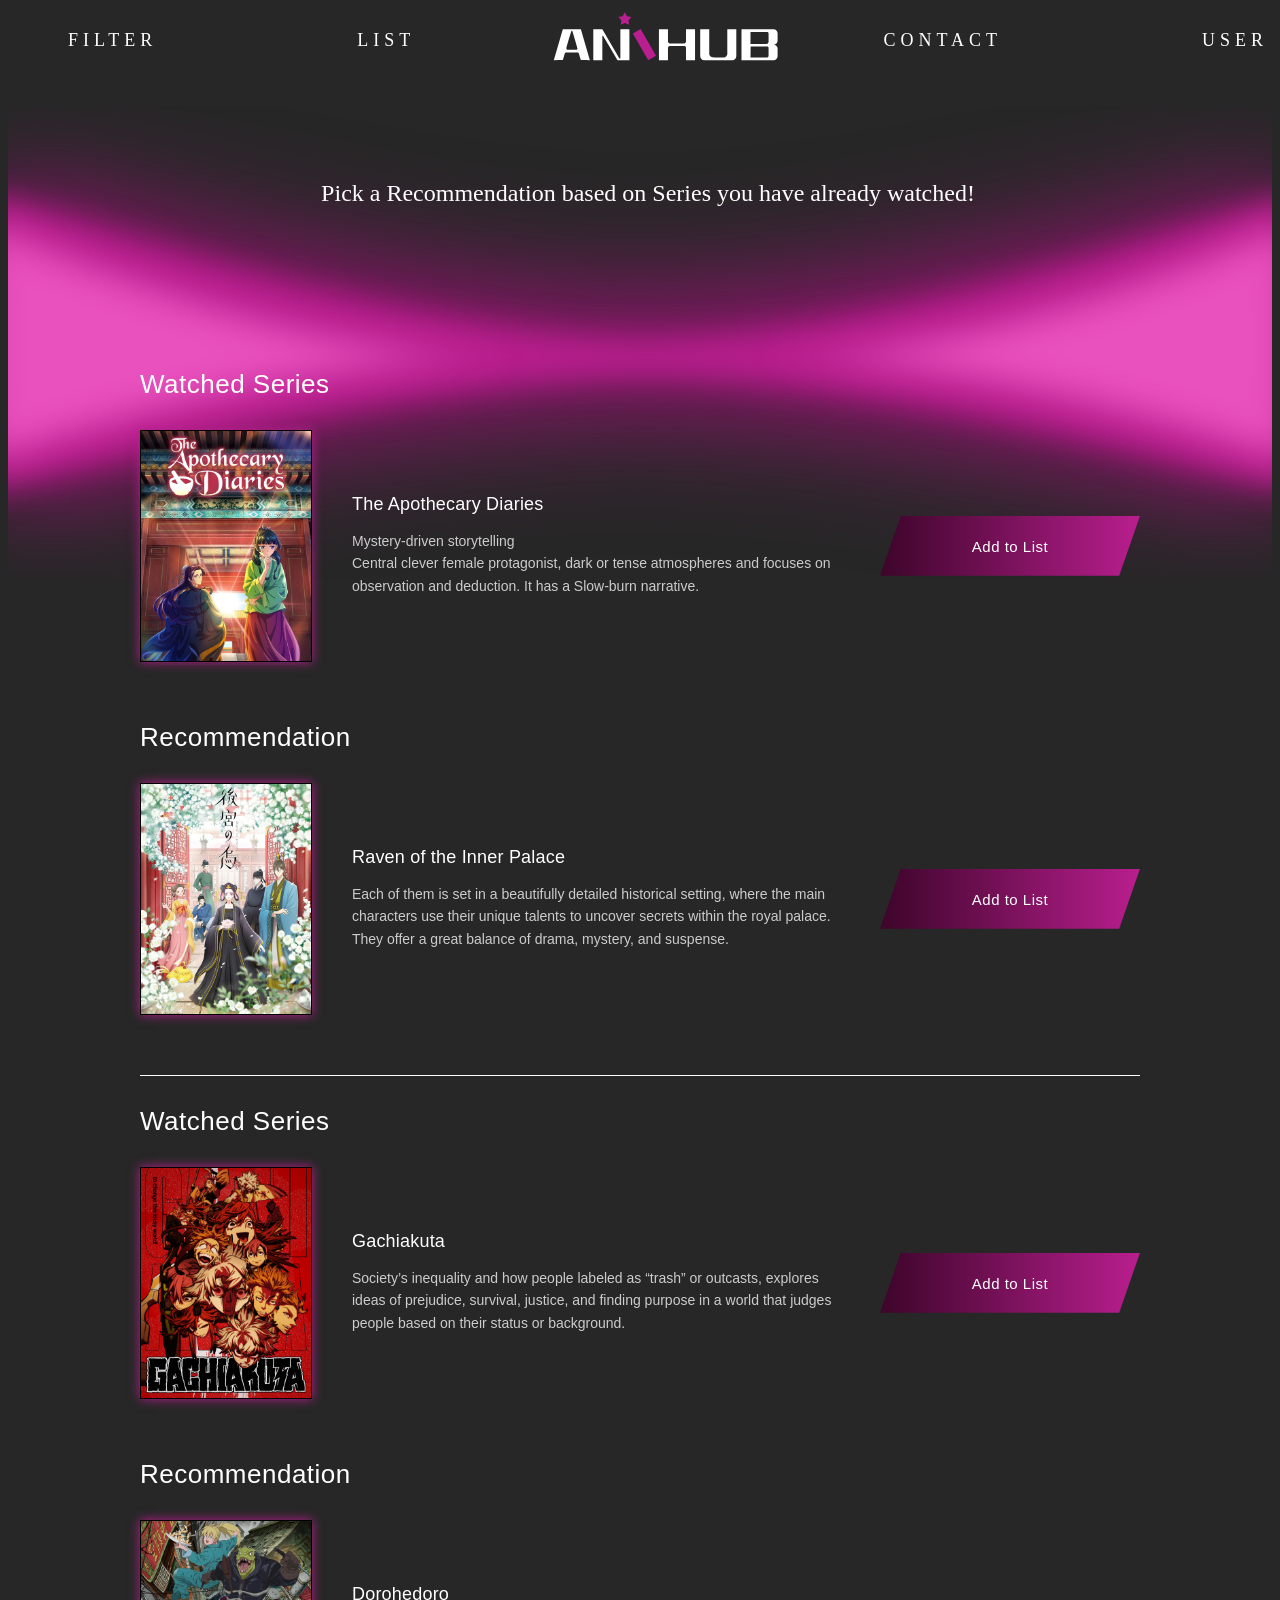
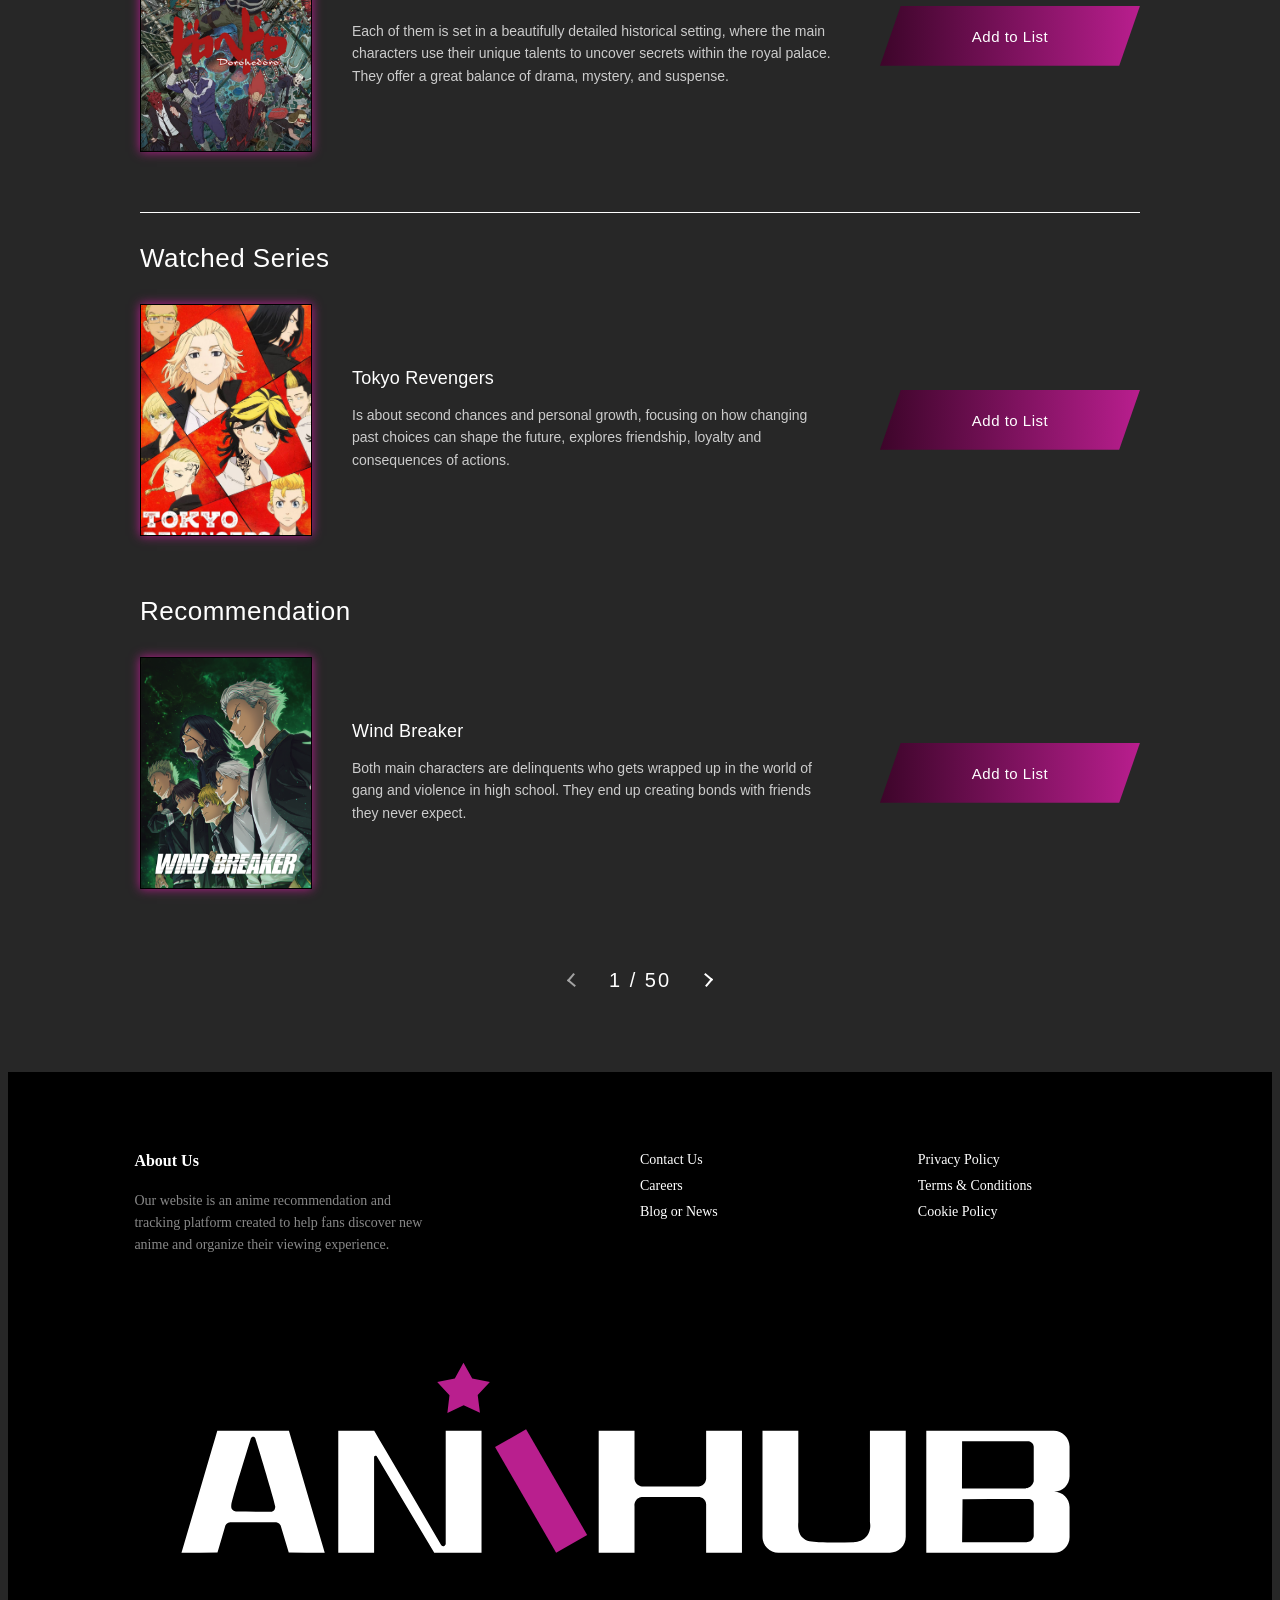
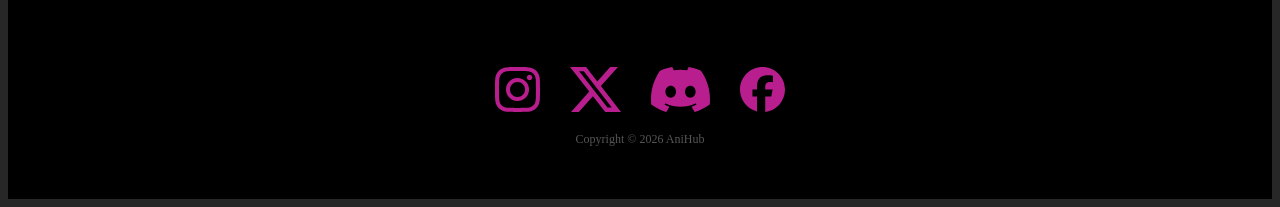
<file: personalised_rec.html>
<!DOCTYPE html>
<html lang="en">
<head>
    <meta charset="UTF-8">
    <meta name="viewport" content="width=device-width, initial-scale=1.0">
    <title>Personalised Recommendations</title>
    <link rel="stylesheet" href="Style/style.css">
    
    <style>
        body{
            background-color: #272727;
            color: #ffffff;
            font-family: 'Inter';
        }
        
        .text-center{
            position: absolute;
            top: 0;
            width: 100%;
            display: flex;
            justify-content: space-around;
            margin-top: 180px;
            font-size: 24px;
            color: white;
        }
        .main-page-wrapper {
            display: flex;
            justify-content: center; 
            align-items: center;
            min-height: 100vh; 
            margin-top: -300px;
            box-sizing: border-box;
        }
        
        .series-container {
            width: 100%;
            max-width: 1000px;
            padding: 60px;
            font-family: 'Inter', 'Helvetica Neue', Helvetica, Arial, sans-serif; /* Modern sans-serif font */
            color: white;
        }
        
        .section-heading {
            font-weight: 400;
            font-size: 26px;
            margin: 0 0 30px 0;
            letter-spacing: 0.5px;
        }
        
        .series-title {
            font-weight: 500;
            font-size: 18px;
            margin: 0 0 15px 0;
            letter-spacing: 0.2px;
        }
        
        /* Descriptions */
        .series-description {
            font-weight: 300;
            font-size: 14px;
            line-height: 1.6;
            color: #cccccc; 
            margin: 0;
            max-width: 480px;
        }
        
        .series-section {
            margin-bottom: 60px;
        }
        
        .series-card {
            display: flex;
            align-items: center;
            gap: 40px;
            position: relative;
        }
        
        /* Poster Styling */
        .series-poster {
            width: 170px; 
            height: 230px;
            object-fit: cover;
            display: block;
        }
        
        /* Wrapper to create the pink glow *behind* the clipped image */
        .poster-wrapper {
            position: relative;
            border: 1px black solid;
            box-shadow: 0px 0px 10px #B91E8E;
        }
        
        .add-to-list-btn {
            margin-left: auto;
            background: transparent;
            border: none;
            padding: 0;
            cursor: pointer;
            position: relative;
            transition: transform 0.2s;
        }
        
    
        .add-to-list-btn:hover {
            transform: scale(1.1);
        }
        
        /* chat-gpt help */
        .add-to-list-btn::before {
            content: '';
            display: block;
            width: 260px;
            height: 60px; 
            background: linear-gradient(90deg, #3d052a 0%, #b91e8e 100%);
            clip-path: polygon(8% 0%, 100% 0%, 92% 100%, 0% 100%);
            filter: drop-shadow(-3px 0 0px #b31b83) drop-shadow(3px 0 0px #b31b83);
        }
        
        .btn-text {
            position: absolute;
            top: 50%;
            left: 50%;
            transform: translate(-50%, -50%); /* Center text in the button */
            color: white;
            font-size: 15px;
            letter-spacing: 0.5px;
            white-space: nowrap;
        }
        
        .series-divider {
            border: 0;
            border-top: 1px solid #ffffff; /* Subtle grey divider */
            margin: 60px 0px 30px; /* Match section spacing */
            width: 100%;
        }
        
        .page-wrapper {
            display: flex;
            justify-content: center;
            align-items: center;
            padding: 20px;
        }
        
        .page-container {
            display: flex;
            align-items: center;
            gap: 30px; 
            color: white;
            font-family: sans-serif;
        }
        
        .page-count {
            font-size: 20px;
            font-weight: 300;
            letter-spacing: 2px;
        }
        
        .arrow {
            font-size: 36px;
            cursor: pointer;
            user-select: none;
            transition: 0.2s;
        }
        
        .left-arrow {
            border: solid rgb(163, 163, 163);
            border-width: 0 2px 2px 0;
            display: inline-block;
            padding: 4px;
            transform: rotate(130deg);
        }
        
        .right-arrow {
            border: solid white;
            border-width: 0 2px 2px 0;
            display: inline-block;
            padding: 4px;
            transform: rotate(310deg);
        }
        
        .arrow:hover {
            opacity: 0.7;
        }
        
    </style>
    
</head>
<body>
    
    <!-- Navbar Starts -->
    <nav class="navbar">
        <div class="nav-left">
            <div class="dropdown">
                <span class="nav-link dot">FILTER</span>
                
                <div class="dropdown-menu">
                    <a href="time_rec.html">Time Recommendations</a>
                    <a href="personalised_rec.html">Personal Recommendations</a>
                </div>
                
            </div>
            <a href="watchlist.html" class="nav-link">LIST</a>
        </div>
        
        <div class="nav-center">
            <a href="index.html">
                <img src="Images/Logo.svg" alt="ANIHUB Logo" class="logo">
            </a>
        </div>
        
        <div class="nav-right">
            <a href="contact.html" class="nav-link">CONTACT</a>
            <a href="user.html" class="nav-link">USER</a>
        </div>
    </nav>
    <!-- Navbar Ends -->
    
    <p class="text-center">
        Pick a Recommendation based on Series 
        you have already watched!
    </p>
    
    <div class="pink-glow">
        <img src="Images/graphic_pink.svg" alt="graphic_pink">
    </div>
    
    <!-- This wrapper will center the entire section on your page -->
    <div class="main-page-wrapper">
        
        <div class="series-container">
            
            <!-- WATCHED SERIES SECTION -->
            <div class="series-section">
                <h2 class="section-heading">Watched Series</h2>
                
                <div class="series-card">
                    <!-- Image Wrapper for the Glow -->
                    <div class="poster-wrapper pink-glow">
                        <img src="Images/the_apothecary_diaries.jpg" alt="The Apothecary Diaries" class="series-poster">
                    </div>
                    
                    <div class="series-details">
                        <h3 class="series-title">The Apothecary Diaries</h3>
                        <p class="series-description">
                            Mystery-driven storytelling <br>
                            Central clever female protagonist, dark or tense atmospheres and focuses on observation and deduction. It has a Slow-burn narrative.
                        </p>
                    </div>
                    
                    <button class="add-to-list-btn">
                        <span class="btn-text">Add to List</span>
                    </button>
                </div>
            </div>
            
            <!-- RECOMMENDATION SECTION -->
            <div class="series-section">
                <h2 class="section-heading">Recommendation</h2>
                
                <div class="series-card">
                    <div class="poster-wrapper pink-glow">
                        <img src="Images/raven_of_the_inner_palace.jpg" alt="Raven of the Inner Palace" class="series-poster">
                    </div>
                    
                    <div class="series-details">
                        <h3 class="series-title">Raven of the Inner Palace</h3>
                        <p class="series-description">
                            Each of them is set in a beautifully detailed historical setting, where the main characters use their unique talents to uncover secrets within the royal palace. They offer a great balance of drama, mystery, and suspense.
                        </p>
                    </div>
                    
                    <button class="add-to-list-btn">
                        <span class="btn-text">Add to List</span>
                    </button>
                </div>
            </div>
            
            <hr class="series-divider">
            
            <div class="series-section">
                <h2 class="section-heading">Watched Series</h2>
                
                <div class="series-card">
                    <!-- Image Wrapper for the Glow -->
                    <div class="poster-wrapper pink-glow">
                        <img src="Images/gachiakuta.jpg" alt="Gachiakuta" class="series-poster">
                    </div>
                    
                    <div class="series-details">
                        <h3 class="series-title">Gachiakuta</h3>
                        <p class="series-description">
                            Society’s inequality and how people labeled as “trash” or outcasts, explores ideas of prejudice, survival, justice, and finding purpose in a world that judges people based on their status or background.
                        </p>
                    </div>
                    
                    <button class="add-to-list-btn">
                        <span class="btn-text">Add to List</span>
                    </button>
                </div>
            </div>
            
            <div class="series-section">
                <h2 class="section-heading">Recommendation</h2>
                
                <div class="series-card">
                    <div class="poster-wrapper pink-glow">
                        <img src="Images/dorohedoro.jpg" alt="Dorohedoro" class="series-poster">
                    </div>
                    
                    <div class="series-details">
                        <h3 class="series-title">Dorohedoro</h3>
                        <p class="series-description">
                            Each of them is set in a beautifully detailed historical setting, where the main characters use their unique talents to uncover secrets within the royal palace. They offer a great balance of drama, mystery, and suspense.
                        </p>
                    </div>
                    
                    <button class="add-to-list-btn">
                        <span class="btn-text">Add to List</span>
                    </button>
                </div>
            </div>
            
            <hr class="series-divider">
            
            <div class="series-section">
                <h2 class="section-heading">Watched Series</h2>
                
                <div class="series-card">
                    <!-- Image Wrapper for the Glow -->
                    <div class="poster-wrapper pink-glow">
                        <img src="Images/tokyo_revengers.jpg" alt="Tokyo Revengers" class="series-poster">
                    </div>
                    
                    <div class="series-details">
                        <h3 class="series-title">Tokyo Revengers</h3>
                        <p class="series-description">
                            Is about second chances and personal growth, focusing on how changing past choices can shape the future, explores friendship, loyalty and consequences of actions.
                        </p>
                    </div>
                    
                    <button class="add-to-list-btn">
                        <span class="btn-text">Add to List</span>
                    </button>
                </div>
            </div>
            
            <!-- RECOMMENDATION SECTION -->
            <div class="series-section">
                <h2 class="section-heading">Recommendation</h2>
                
                <div class="series-card">
                    <div class="poster-wrapper pink-glow">
                        <img src="Images/wind_breaker.jpg" alt="Wind Breaker" class="series-poster">
                    </div>
                    
                    <div class="series-details">
                        <h3 class="series-title">Wind Breaker</h3>
                        <p class="series-description">
                            Both main characters are delinquents who gets wrapped up in the world of gang and violence in high school. They end up creating bonds with friends they never expect.    
                        </p>
                    </div>
                    
                    <button class="add-to-list-btn">
                        <span class="btn-text">Add to List</span>
                    </button>
                </div>
            </div>
            
            <div class="page-wrapper">
                <div class="page-container">
                    <i class="left-arrow"></i>
                    <span class="page-count">1 / 50</span>
                    <i class="right-arrow"></i>
                </div>
            </div>
            
        </div>
    </div>
    
    <!-- Footer -->
    <footer class="footer">
        <div class="footer-content">
            <div class="footer-about">
                <h4>About Us</h4>
                <p>Our website is an anime recommendation and tracking platform created to help fans discover new anime and organize their viewing experience.</p>
            </div>
            <div class="footer-links">
                <a href="contact.html">Contact Us</a>
                <a href="#">Careers</a>
                <a href="#">Blog or News</a>
            </div>
            <div class="footer-links">
                <a href="#">Privacy Policy</a>
                <a href="#">Terms & Conditions</a>
                <a href="#">Cookie Policy</a>
            </div>
        </div>
        <img src="Images/Logo.svg" alt="ANIHUB" class="footer-logo">
        <div class="socials">
            <img src="Images/instagram_icon.svg" alt="">
            <img src="Images/twitter_icon.svg" alt="">
            <img src="Images/discord_icon.svg" alt="">
            <img src="Images/facebook_icon.svg" alt="">
        </div>
        <p class="copyright">Copyright © 2026 AniHub</p>
    </footer>
    
    <script src="Scripts/bootstrap.bundle.min.js"></script>
</body>
</html>
</file>
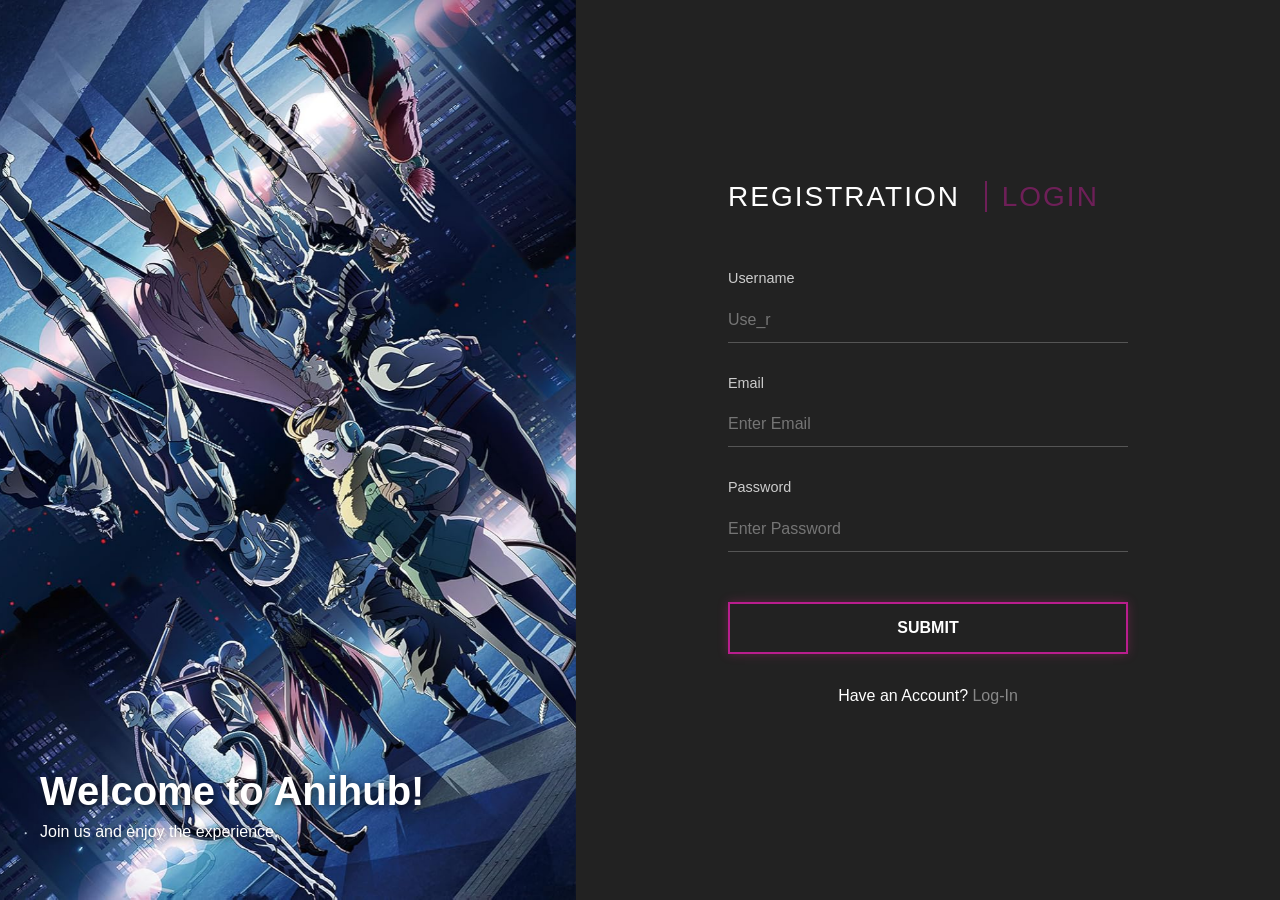
<file: sign_in.html>
<!DOCTYPE html>
<html lang="en">
<head>
    <meta charset="UTF-8">
    <meta name="viewport" content="width=device-width, initial-scale=1.0">
    <title>Sign-In Page</title>
    <link rel="stylesheet" href="Style/bootstrap.min.css">
    <link rel="stylesheet" href="Style/bootstrapindex.css">
    
    <style>
        body, html {
            height: 100%;
            margin: 0;
            font-family: 'Inter', sans-serif;
            background-color: #272727;
            color: white;
            overflow-x: hidden;
        }
        
        .main-container {
            height: 100vh;
            display: flex;
        }
        
        .slideshow-section {
            width: 45%;
            height: 100%;
            position: relative;
        }
        
        .carousel, .carousel-inner, .carousel-item {
            height: 100%;
        }
        
        .carousel-item img {
            object-fit: cover;
            height: 100vh;
            width: 100%;
        }
 
        .slideshow-overlay {
            position: absolute;
            bottom: 40px;
            left: 40px;
            z-index: 10;
            text-shadow: 2px 2px 10px rgba(0,0,0,0.8);
        }
        
        .slideshow-overlay h1 {
            font-weight: 700;
            font-size: 2.5rem;
            margin-bottom: 5px;
        }
   
        .form-section {
            width: 55%;
            background-color: #222222;
            display: flex;
            align-items: center;
            justify-content: center;
            padding: 50px;
        }
        
        .form-wrapper {
            width: 100%;
            max-width: 400px;
        }
        
        .header-links {
            font-size: 28px;
            letter-spacing: 2px;
            margin-bottom: 50px;
            text-transform: uppercase;
        }
        
        .login-link {
            border-left: 2px solid #B91E8E;
            color: #B91E8E;
            text-decoration: none;
            padding-left: 15px;
            margin-left: 15px;
            opacity: 50%;
        }
        
        .login-link:hover{
            color: #B91E8E;
            opacity: 100%;
        }
        
        .form-group {
            margin-bottom: 30px;
        }
        
        label {
            display: block;
            color: #ccc;
            margin-bottom: 8px;
            font-size: 0.9rem;
        }
        
        .form-control-custom {
            background: transparent;
            border: none;
            border-bottom: 1px solid #555;
            border-radius: 0;
            color: white;
            width: 100%;
            padding: 10px 0;
            outline: none;
        }
        
        .form-control-custom:focus {
            border-bottom-color: #B91E8E;
            transition: 0.3s;
        }
        
        
        /* Submit Button with Neon Glow */
        .btn-submit {
            background: transparent;
            border: 2px solid #B91E8E;
            color: white;
            width: 100%;
            text-decoration: none;
            padding: 12px;
            margin-top: 50px;
            text-transform: uppercase;
            font-weight: 600;
            box-shadow: 0 0 10px rgba(214, 51, 132, 0.3);
            transition: 0.3s;
        }
        
        .btn-submit:hover {
            background: #B91E8E;
            box-shadow: 0 0 20px rgba(214, 51, 132, 0.6);
        }
        
        .footer-text {
            text-align: center;
            margin-top: 30px;
            color: #ffffff;
        }
        
        .footer-text a{
            color: #888;
            text-decoration: none;
        }

        .footer-text a:hover{
            color: #d63384;
        }
        
    </style>
    
</head>
<body>
    <div class="Sign-In-container p-0">
        <div class="row g-0">
            
            <!-- LEFT SIDE: SLIDESHOW -->
            <div class="slideshow-section">
                <div id="animeCarousel" class="carousel slide" data-bs-ride="carousel">
                    <div class="carousel-inner">
                        <div class="carousel-item active">
                            <img src="Images/Slidshow1.jpg" class="d-block w-100" alt="...">
                        </div>
                        <div class="carousel-item">
                            <img src="Images/Slideshow2.jpg" class="d-block w-100" alt="...">
                        </div>
                        <div class="carousel-item">
                            <img src="Images/Slideshow3.jpg" class="d-block w-100" alt="...">
                        </div>
                        <div class="carousel-item">
                            <img src="Images/Slideshow4.jpg" class="d-block w-100" alt="...">
                        </div>
                    </div>
                </div>
                <div class="slideshow-overlay">
                    <h1>Welcome to Anihub!</h1>
                    <p>Join us and enjoy the experience.</p>
                </div>
            </div>
            
            <!-- RIGHT SIDE: FORM -->
            <section class="form-section">
                <div class="form-wrapper">
                    <div class="header-links">
                        <span>Registration</span>
                        <a href="log_in.html" class="login-link">Login</a>
                    </div>
                    
                    <form>
                        <div class="form-group">
                            <label>Username</label>
                            <input type="text" class="form-control-custom" placeholder="Use_r">
                        </div>
                        
                        <div class="form-group">
                            <label>Email</label>
                            <input type="email" class="form-control-custom" placeholder="Enter Email">
                        </div>
                        
                        <div class="form-group">
                            <label>Password</label>
                            <input type="password" class="form-control-custom" placeholder="Enter Password">
                        </div>
                        
                        <a href="index.html" class="btn-submit d-block text-center">
                            Submit
                        </a>
                        
                        <p class="footer-text">
                            Have an Account? <a href="log_in.html">Log-In</a>
                        </p>
                    </form>
                </div>
            </section>
            
        </div>
        
        <script src="Scripts/bootstrap.bundle.min.js"></script>
    </body>
    </html>
</file>
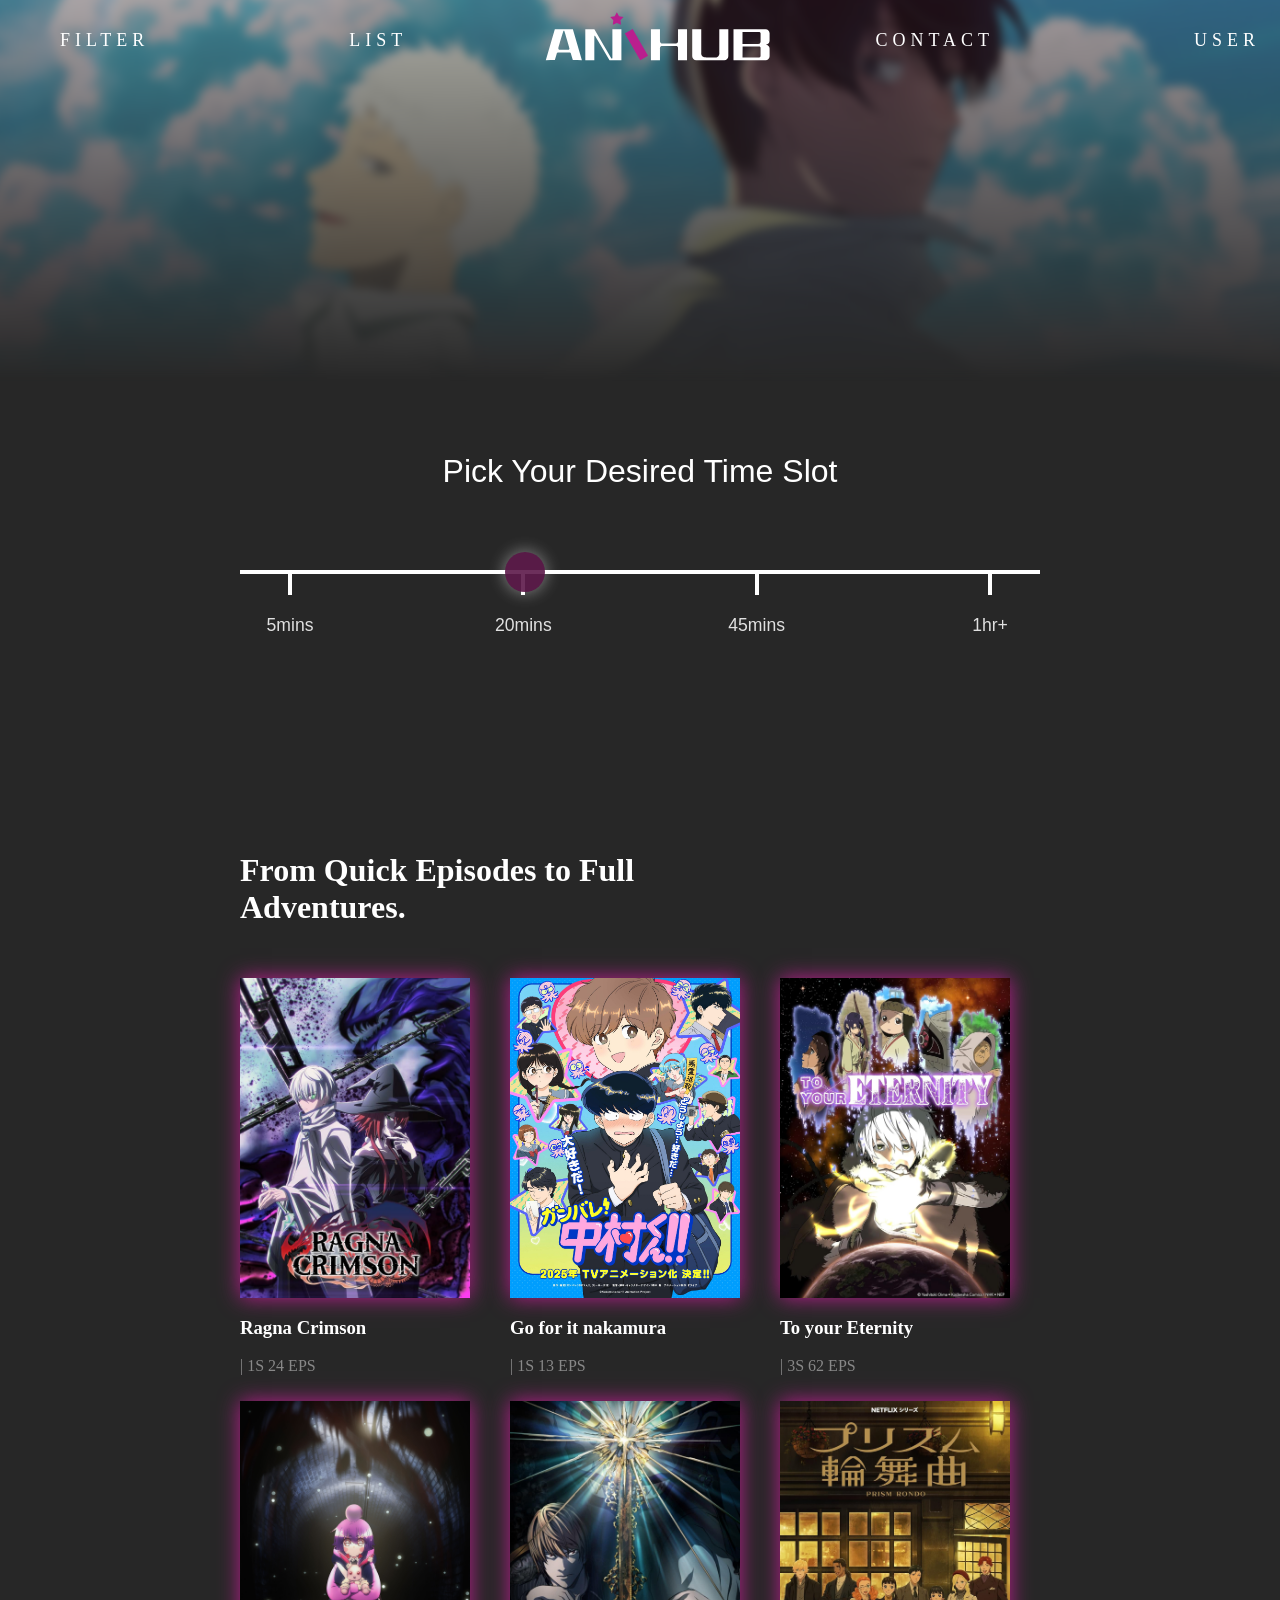
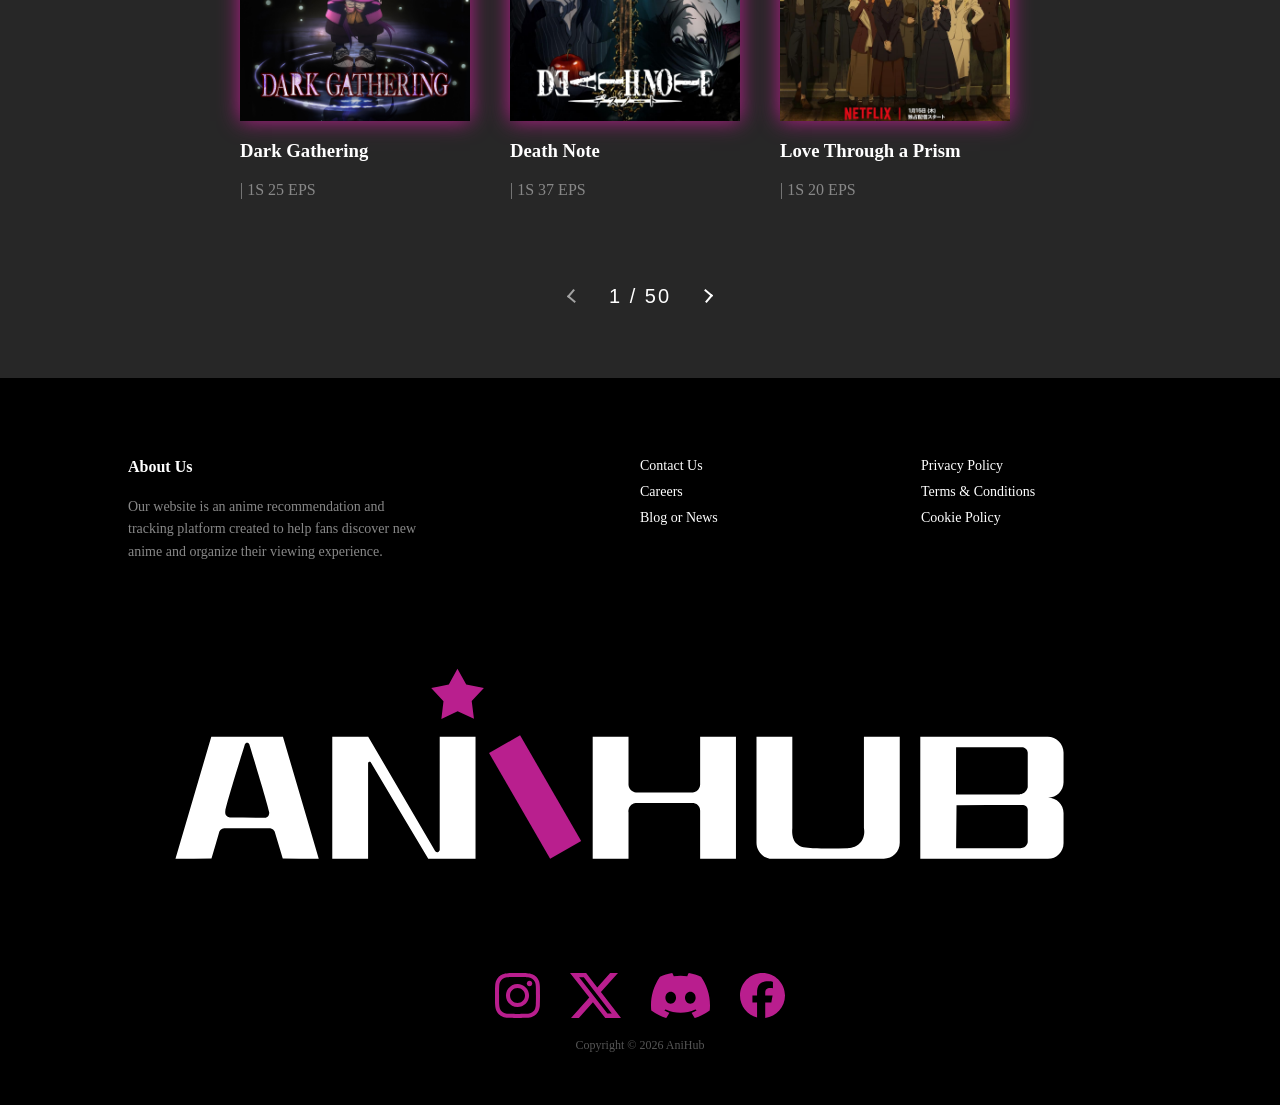
<file: time_rec.html>
<!DOCTYPE html>
<html lang="en">
<head>
    <meta charset="UTF-8">
    <meta name="viewport" content="width=device-width, initial-scale=1.0">
    <title>Time Recommendations</title>
    <link rel="stylesheet" href="Style/style.css">
    <link rel="stylesheet" href="Scripts/bootstrap.bundle.min.js">
    <link rel="stylesheet" href="Scripts/bootstrap.js">
    
    <style>
        body {
            background-color: #272727;
            color: #ffffff;
            font-family: 'Inter';
            margin: 0;
        }
        
        .banner {
            width: 1400px;
            margin-top: -100px;
            display: flex;
            flex-direction: column;
            align-items: center;
            position: relative;
            background-position: center top;
            overflow: hidden;
        }
        
        .banner-img{
            height: 400px;
            width: 1400px;
            display: flex;
            align-items: center;
            justify-content: center;
            text-align: center;
            background: linear-gradient(to bottom, rgba(0,0,0,0.3) 0%, #272727 100%), 
            url(Images/the_summer_hikaru_died_banner.jpg);
            background-size: cover;
            background-position: top 80%;
            filter: blur(5px);
            z-index: -1;
        }
        
        .main-container {
            width: 100%;
            background-position: center;
            display: flex;
            flex-direction: column;
            align-items: center;
        }
        
        .time-page-wrapper {
            color: white;
            font-family: 'Inter', sans-serif;
            display: flex;
            justify-content: center;
            align-items: center;
            height: 300px;
            margin: 0;
            margin-bottom: 100px;
        }
        
        .container-pt1 {
            text-align: center;
            width: 100%;
            max-width: 800px;
            justify-content: center;
        }
        
        .timeline-wrapper {
            position: relative;
            padding: 0 20px;
        }
        
        .timeline-track {
            height: 4px;
            background-color: white;
            width: 100%;
            position: absolute;
            top: 0;
            left: 0;
        }
        
        .selection-indicator {
            width: 40px;
            height: 40px;
            background-color: #5e1a4b;
            border-radius: 50%;
            position: absolute;
            top: -18px; 
            left: 265px;
            z-index: 2;
            box-shadow: 0 0 15px 2px rgba(255, 255, 255, 0.4);
            opacity: 0.9;
        }
        
        .marker-container {
            display: flex;
            justify-content: space-between;
            position: relative;
        }
        
        .marker-item {
            display: flex;
            flex-direction: column;
            align-items: center;
            width: 60px;
        }
        
        .tick {
            width: 4px;
            height: 25px;
            background-color: white;
        }
        
        .label {
            margin-top: 20px;
            font-size: 1.1rem;
            color: #e0e0e0;
        }
        /* Start of anime section */
        
        /* Change display to column so grid goes under the title */
        .container {
            display: flex;
            flex-direction: column; /* This puts the grid underneath the H1 */
            align-items: flex-start; /* Aligns text and grid to the left */
            padding: 50px 20px;
            max-width: 800px;
            margin: 0 auto; /* Centers the container on the page */
            width: 100%;
        }
        
        /* Add this to make the cards actually form a grid */
        .grid {
            display: grid;
            grid-template-columns: repeat(3, 1fr); /* 3 cards per row */
            gap: 10px;
            width: 100%;
        }

        .poster-wrapper {
            width: 230px;
            height: 320px;
            position: relative;
            overflow: hidden;
            transition: all 0.3s ease;
            box-shadow: 0px 0px 20px  #B91E8E;
        }
        
        .poster-wrapper img {
            width: 100%;
            height: 100%;
            object-fit: cover;
        }
        
        .poster-wrapper:hover {
            transform: scale(1.03);
        }
        
        .container h1{
            padding-bottom: 30px;
        }
        
        .card-info p{
            font-size: 16px;
            color: #888;
        }
        
        .card-info h2{
            margin-top: 15px;
        }
        
        h2 {
            font-weight: 400;
            margin-bottom: 80px;
            font-size: 2rem;
        }
        
        .page-wrapper {
            display: flex;
            justify-content: center;
            align-items: center;
            padding: 20px;
            margin-bottom: 50px;
        }
        
        .page-container {
            display: flex;
            align-items: center;
            gap: 30px; 
            color: white;
            font-family: sans-serif;
        }
        
        .page-count {
            font-size: 20px;
            font-weight: 300;
            letter-spacing: 2px;
        }
        
        .arrow {
            font-size: 36px;
            cursor: pointer;
            user-select: none;
            transition: 0.2s;
        }
        
        .left-arrow {
            border: solid rgb(163, 163, 163);
            border-width: 0 2px 2px 0;
            display: inline-block;
            padding: 4px;
            transform: rotate(130deg);
        }
        
        .right-arrow {
            border: solid white;
            border-width: 0 2px 2px 0;
            display: inline-block;
            padding: 4px;
            transform: rotate(310deg);
        }
        
        .arrow:hover {
            opacity: 0.7;
        }
        
    </style>
</head>
<body>
    
    <!-- Navbar Starts -->
    <nav class="navbar">
        <div class="nav-left">
            <div class="dropdown">
                <span class="nav-link dot">FILTER</span>
                
                <div class="dropdown-menu">
                    <a href="time_rec.html">Time Recommendations</a>
                    <a href="personalised_rec.html">Personal Recommendations</a>
                </div>
                
            </div>
            <a href="watchlist.html" class="nav-link">LIST</a>
        </div>
        
        <div class="nav-center">
            <a href="index.html">
                <img src="Images/Logo.svg" alt="ANIHUB Logo" class="logo">
            </a>
        </div>
        
        <div class="nav-right">
            <a href="contact.html" class="nav-link">CONTACT</a>
            <a href="user.html" class="nav-link">USER</a>
        </div>
    </nav>
    <!-- Navbar Ends -->
    
    <div class="main-container">
        <div class="content-inner">
            <div class="banner">
                <div class="banner-img"></div>
            </div>
        </div>
    </div>
    
    <div class="time-page-wrapper">
        <div class="container-pt1">
            <h2>Pick Your Desired Time Slot</h2>
            
            <div class="timeline-wrapper">
                <!-- The Horizontal Line -->
                <div class="timeline-track"></div>
                
                <!-- The Selection Indicator (Glowy Purple Circle) -->
                <div class="selection-indicator"></div>
                
                <!-- The Markers and Labels -->
                <div class="marker-container">
                    <div class="marker-item">
                        <div class="tick"></div>
                        <span class="label">5mins</span>
                    </div>
                    <div class="marker-item">
                        <div class="tick"></div>
                        <span class="label">20mins</span>
                    </div>
                    <div class="marker-item">
                        <div class="tick"></div>
                        <span class="label">45mins</span>
                    </div>
                    <div class="marker-item">
                        <div class="tick"></div>
                        <span class="label">1hr+</span>
                    </div>
                </div>
            </div>
        </div>
    </div>
    
    <div class="container">
        <h1 class="main-title">From Quick Episodes to Full<br>Adventures.</h1>
        
        <div class="grid">
            <!-- Card 1 -->
            <div class="card">
                <div class="poster-wrapper">
                    <img src="Images/ragna_crimson.jpg" alt="Ragna Crimson">
                </div>
                <div class="card-info">
                    <h3>Ragna Crimson</h3>
                    <p>| 1S 24 EPS</p>
                </div>
            </div>
            
            <!-- Card 2 -->
            <div class="card">
                <div class="poster-wrapper">
                    <img src="Images/go_for_it_nakamura.jpg" alt="Go for it Nakamura">
                </div>
                <div class="card-info">
                    <h3>Go for it nakamura</h3>
                    <p>| 1S 13 EPS</p>
                </div>
            </div>
            
            <!-- Card 3 -->
            <div class="card">
                <div class="poster-wrapper">
                    <img src="Images/to_your_eternity.jpg" alt="To your Eternity">
                </div>
                <div class="card-info">
                    <h3>To your Eternity</h3>
                    <p>| 3S 62 EPS</p>
                </div>
            </div>
            
            <!-- Card 4 -->
            <div class="card">
                <div class="poster-wrapper">
                    <img src="Images/dark_gathering.jpg" alt="Dark Gathering">
                </div>
                <div class="card-info">
                    <h3>Dark Gathering</h3>
                    <p>| 1S 25 EPS</p>
                </div>
            </div>
            
            <!-- Card 5 -->
            <div class="card">
                <div class="poster-wrapper">
                    <img src="Images/death_note.jpg" alt="Death Note">
                </div>
                <div class="card-info">
                    <h3>Death Note</h3>
                    <p>| 1S 37 EPS</p>
                </div>
            </div>
            
            <!-- Card 6 -->
            <div class="card">
                <div class="poster-wrapper">
                    <img src="Images/love_prism.jpg" alt="Love Through a Prism">
                </div>
                <div class="card-info">
                    <h3>Love Through a Prism</h3>
                    <p>| 1S 20 EPS</p>
                </div>
            </div>
        </div>
    </div>
    
    <div class="page-wrapper">
        <div class="page-container">
            <i class="left-arrow"></i>
            <span class="page-count">1 / 50</span>
            <i class="right-arrow"></i>
        </div>
    </div>
    
    <!-- Footer -->
    <footer class="footer">
        <div class="footer-content">
            <div class="footer-about">
                <h4>About Us</h4>
                <p>Our website is an anime recommendation and tracking platform created to help fans discover new anime and organize their viewing experience.</p>
            </div>
            <div class="footer-links">
                <a href="contact.html">Contact Us</a>
                <a href="#">Careers</a>
                <a href="#">Blog or News</a>
            </div>
            <div class="footer-links">
                <a href="#">Privacy Policy</a>
                <a href="#">Terms & Conditions</a>
                <a href="#">Cookie Policy</a>
            </div>
        </div>
        <img src="Images/Logo.svg" alt="ANIHUB" class="footer-logo">
        <div class="socials">
            <img src="Images/instagram_icon.svg" alt="">
            <img src="Images/twitter_icon.svg" alt="">
            <img src="Images/discord_icon.svg" alt="">
            <img src="Images/facebook_icon.svg" alt="">
        </div>
        <p class="copyright">Copyright © 2026 AniHub</p>
    </footer>
    
    <script src="Scripts/bootstrap.bundle.min.js"></script>
</body>
</html>
</file>
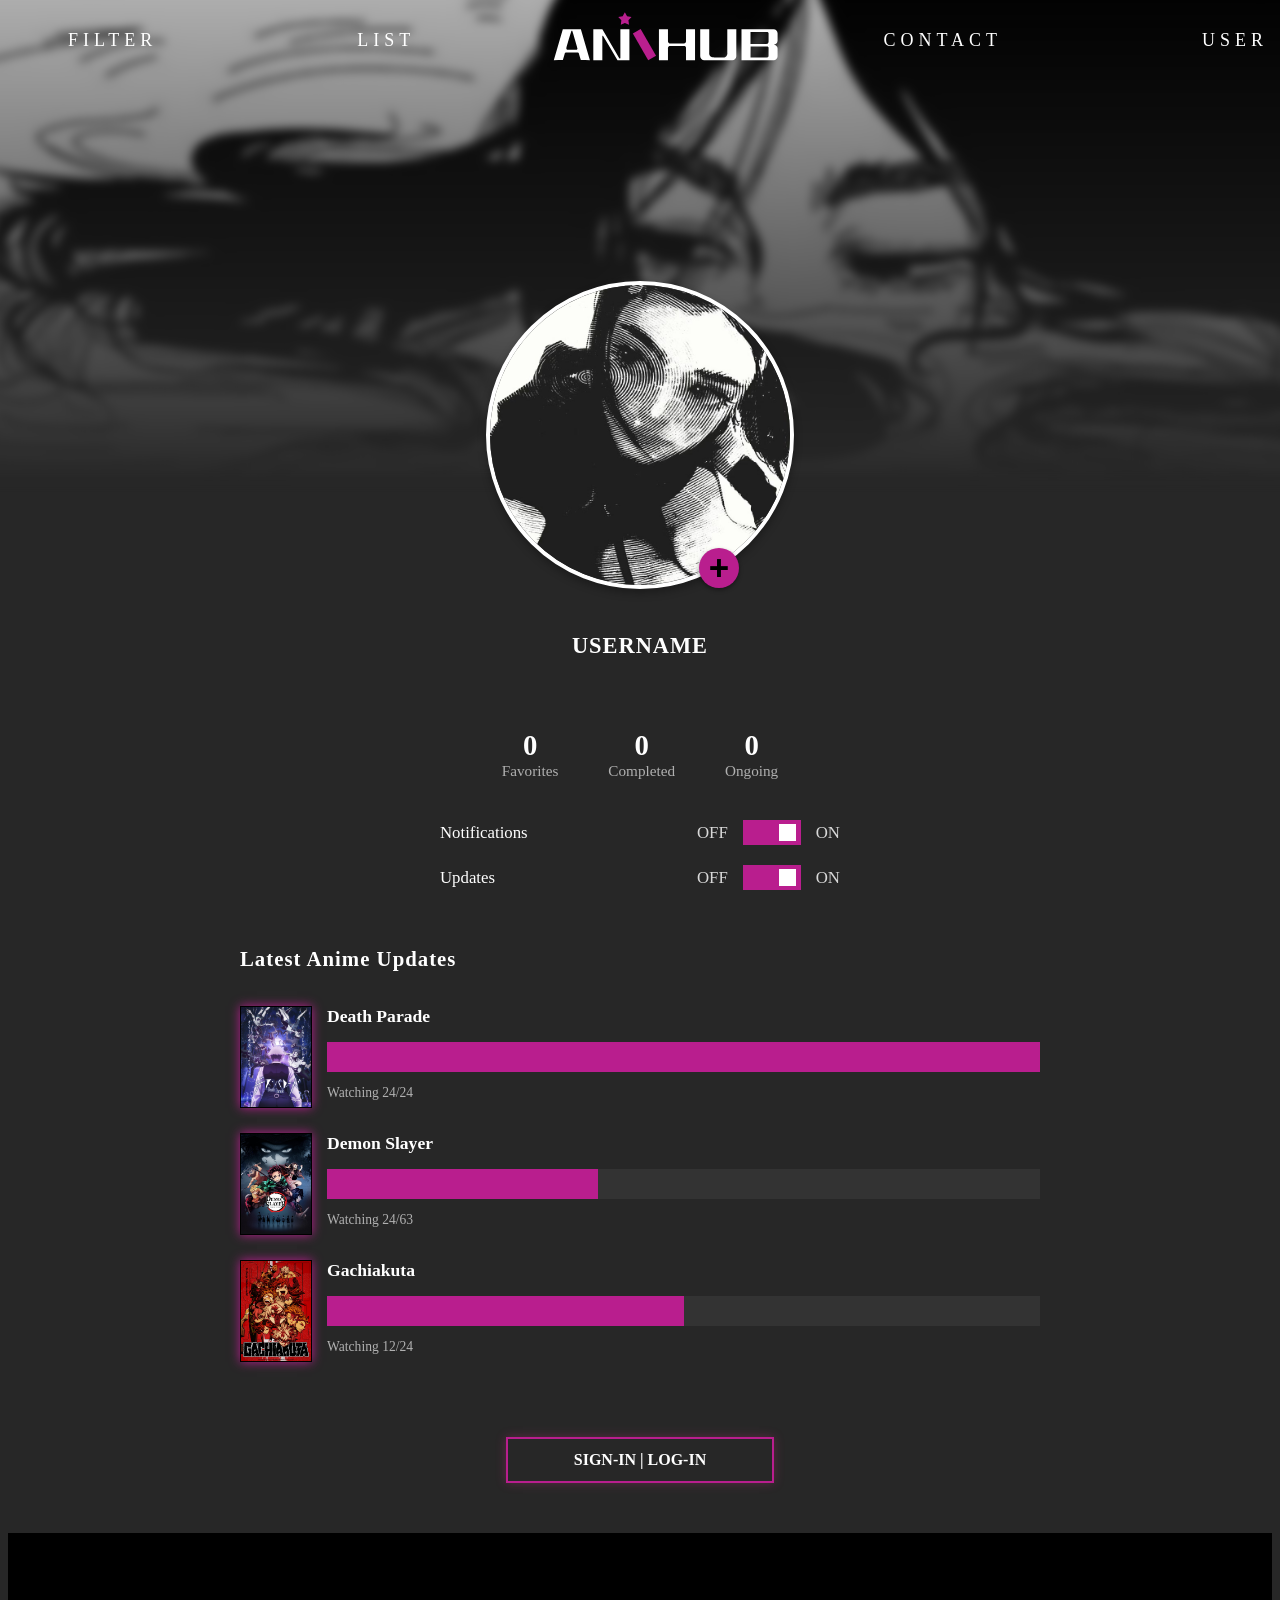
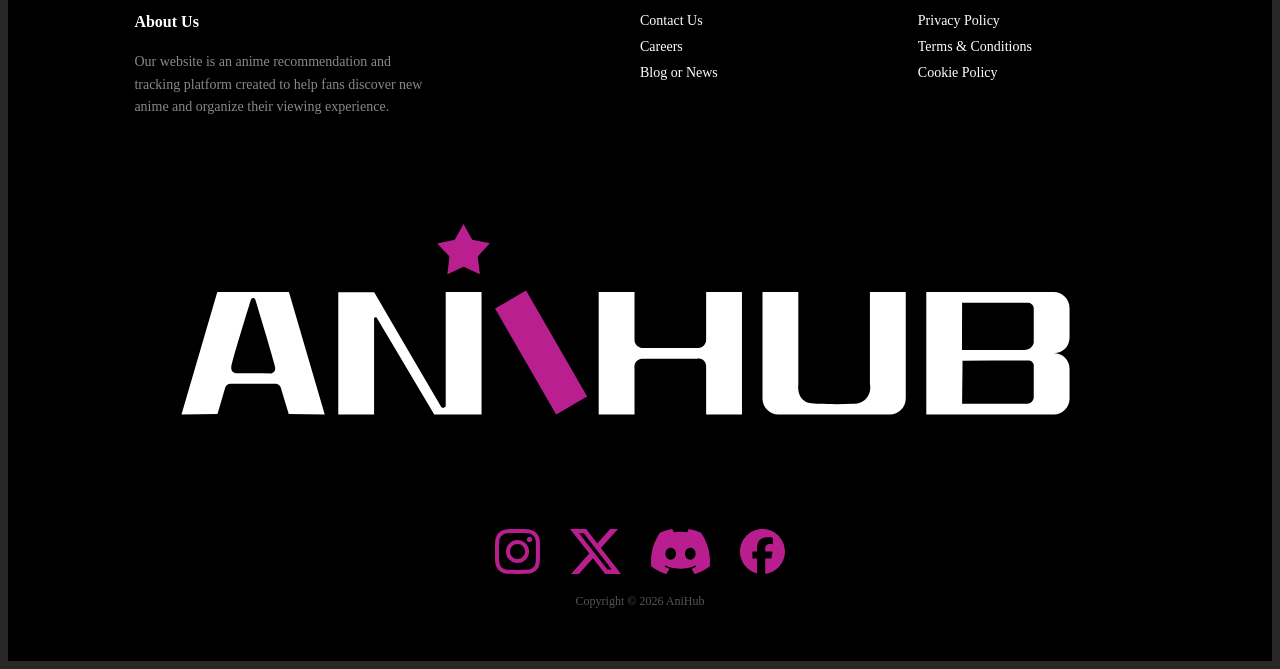
<file: user.html>
<!DOCTYPE html>
<html lang="en">
<head>
    <meta charset="UTF-8">
    <meta name="viewport" content="width=device-width, initial-scale=1.0">
    <title>User</title>
    <link rel="stylesheet" href="Style/style.css">
    
    <style>
        
        body {
            background-color: #272727;
            color: #ffffff;
            font-family: 'Inter';
            align-items: center;
        }
        
        .banner {
            width: 1400px;
            margin-top: -100px;
            display: flex;
            flex-direction: column;
            align-items: center;
            position: relative;
            background-position: center top;
        }
        
        .banner-img{
            height: 500px;
            width: 1400px;
            display: flex;
            align-items: center;
            justify-content: center;
            text-align: center;
            background: linear-gradient(to bottom, rgba(0,0,0,0.3) 0%, #272727 100%), 
            url('Images/user_background.jpeg');
            background-size: cover;
            background-position: center;
            filter: blur(5px);
        }
        
        
        .main-container {
            width: 100%;
            background-position: center;
            display: flex;
            flex-direction: column;
            align-items: center;
            min-height: 100vh;
        }
        
        .content-inner {
            display: flex;
            flex-direction: column;
            align-items: center;
            width: 90%;
            max-width: 800px;
        }
        
        /* --- Avatar and User Info --- */
        .avatar-container {
            margin-top: -200px;
            position: relative;
            margin-bottom: 40px;
            z-index: 2;
        }
        
        .avatar {
            width: 300px;
            height: 300px;
            border-radius: 50%;
            object-fit: cover;
            border: 4px solid #fff;
            box-shadow: 0 4px 8px rgba(0,0,0,0.3);
        }
        
        .add-button {
            position: absolute;
            bottom: 5px;
            right: 5px;
            width: 40px;
            height: 40px;
            background-color: #B91E8E;
            color: white 0%;
            font-size: 35px;
            font-weight: bold;
            border-radius: 50%;
            display: flex;
            justify-content: center;
            align-items: center;
            cursor: pointer;
            box-shadow: 0px 2px 4px rgba(0,0,0,0.4);
            border: none;
            margin-right: 50px;
        }
        
        .username {
            font-size: 1.4em;
            font-weight: bold;
            margin-bottom: 70px;
            letter-spacing: 1px;
        }
        
        .stats-container {
            display: flex;
            justify-content: center;
            gap: 50px;
            margin-bottom: 40px;
        }
        
        .stat-item {
            text-align: center;
        }
        
        .stat-number {
            font-size: 1.8em;
            font-weight: bold;
        }
        
        .stat-label {
            color: #b0b0b0;
            font-size: 0.95em;
        }
        
        .controls-container {
            width: 100%;
            max-width: 400px;
            display: flex;
            flex-direction: column;
            gap: 20px;
            margin-bottom: 40px;
        }
        
        .control-item {
            display: flex;
            justify-content: space-between;
            align-items: center;
            font-size: 1.05em;
        }
        
        .switch-container {
            display: flex;
            align-items: center;
            gap: 15px;
        }
        
        .status-label {
            color: #d8d8d8;
            font-size: 1.0em;
        }
        
        .ios-switch {
            width: 50px;
            height: 25px;
            background-color: #666;
            display: flex;
            align-items: center;
            padding: 0 4px;
            cursor: pointer;
            position: relative;
            transition: 0.3s;
        }
        
        .ios-switch-toggle {
            width: 17px;
            height: 17px;
            background-color: white;
            transition: transform 0.3s cubic-bezier(0.175, 0.885, 0.32, 1.275);
        }
        
        .ios-switch.active {
            background-color: #B91E8E; /* Magenta for ON state */
        }
        
        .ios-switch.active .ios-switch-toggle {
            transform: translateX(32px); /* Moves toggle to the right */
        }
        
        /* --- Anime Updates List --- */
        .updates-container {
            width: 100%;
            display: flex;
            flex-direction: column;
            gap: 25px;
            margin-bottom: 50px;
        }
        
        .updates-heading {
            font-size: 1.3em;
            margin-bottom: 10px;
            align-self: flex-start;
            letter-spacing: 1px;
        }
        
        .anime-update-item {
            display: flex;
            gap: 15px;
            align-items: flex-start;
        }
        
        .anime-cover {
            width: 70px;
            height: 100px;
            object-fit: cover;
            border: 1px solid #000000;
            box-shadow: 0px 0px 10px #B91E8E;
        }
        
        .anime-details {
            flex-grow: 4;
            display: flex;
            flex-direction: column;
            gap: 5px;
        }
        
        .anime-title {
            font-size: 1.1em;
            font-weight: bold;
            padding-bottom: 10px;
        }
        
        
        .progress-bar-container {
            width: 100%;
            height: 30px;
            background-color: #333;
            position: relative;
        }
        
        .progress-bar-fill {
            height: 100%;
            background-color: #B91E8E;
        }
        
        .anime-info-text {
            color: #b0b0b0;
            font-size: 0.85em;
            padding-top: 8px;
        }
        
        .auth-container {
            width: 100%;
            display: flex;
            justify-content: center;
            display: flex;
            gap: 15px;
            border: 2px solid transparent;
            padding: 8px;
        }
        
        .btn-submit {
            background: transparent;
            border: 2px solid #B91E8E;
            color: white;
            width: 30%;
            text-decoration: none;
            padding: 12px;
            text-align: center;
            margin-top: 25px;
            margin-bottom: 50px;
            text-transform: uppercase;
            font-weight: 600;
            box-shadow: 0 0 10px rgba(214, 51, 132, 0.3);
            transition: 0.3s;
        }
        
        .btn-submit:hover {
            background: #B91E8E;
            box-shadow: 0 0 20px rgba(214, 51, 132, 0.6);
        }
        
    </style>
</head>

<!-- Navbar Starts -->
<nav class="navbar">
    <div class="nav-left">
        <div class="dropdown">
            <span class="nav-link dot">FILTER</span>
            
            <div class="dropdown-menu">
                <a href="time_rec.html">Time Recommendations</a>
                <a href="personalised_rec.html">Personal Recommendations</a>
            </div>
            
        </div>
        <a href="watchlist.html" class="nav-link">LIST</a>
    </div>
    
    <div class="nav-center">
        <a href="index.html">
            <img src="Images/Logo.svg" alt="ANIHUB Logo" class="logo">
        </a>
    </div>
    
    <div class="nav-right">
        <a href="contact.html" class="nav-link">CONTACT</a>
        <a href="user.html" class="nav-link">USER</a>
    </div>
</nav>
<!-- Navbar Starts -->


<div class="main-container">
    <div class="content-inner">
        <div class="banner">
            <div class="banner-img"></div>
            <div class="avatar-container">
                <img src="Images/user_profile.jpeg" alt="User Avatar" class="avatar">
                <button class="add-button">+</button>
            </div>
            <div class="username">USERNAME</div>
        </div>
        
        <!-- User Statistics -->
        <div class="stats-container">
            <div class="stat-item">
                <div class="stat-number">0</div>
                <div class="stat-label">Favorites</div>
            </div>
            <div class="stat-item">
                <div class="stat-number">0</div>
                <div class="stat-label">Completed</div>
            </div>
            <div class="stat-item">
                <div class="stat-number">0</div>
                <div class="stat-label">Ongoing</div>
            </div>
        </div>
        
        <!-- Settings/Controls -->
        <div class="controls-container">
            <div class="control-item">
                <span>Notifications</span>
                <div class="switch-container">
                    <span class="status-label">OFF</span>
                    <div class="ios-switch active" onclick="this.classList.toggle('active')">
                        <div class="ios-switch-toggle"></div>
                    </div>
                    <span class="status-label">ON</span>
                </div>
            </div>
            <div class="control-item">
                <span>Updates</span>
                <div class="switch-container">
                    <span class="status-label">OFF</span>
                    <div class="ios-switch active" onclick="this.classList.toggle('active')">
                        <div class="ios-switch-toggle"></div>
                    </div>
                    <span class="status-label">ON</span>
                </div>
            </div>
        </div>
        
        
        <div class="updates-container">
            <h2 class="updates-heading">Latest Anime Updates</h2>
            
            <div class="anime-update-item">
                <img src="Images/death_parade.jpg" alt="Death Parade Cover" class="anime-cover">
                <div class="anime-details">
                    <div class="anime-title">Death Parade</div>
                    <div class="progress-bar-container">
                        <div class="progress-bar-fill" style="width: 100%;"></div>
                    </div>
                    <div class="anime-info-text">Watching 24/24</div>
                </div>
            </div>
            
            <div class="anime-update-item">
                <img src="Images/demon_slayer.jpg" alt="Demon Slayer Cover" class="anime-cover">
                <div class="anime-details">
                    <div class="anime-title">Demon Slayer</div>
                    <div class="progress-bar-container">
                        <div class="progress-bar-fill" style="width: 38%;"></div>
                    </div>
                    <div class="anime-info-text">Watching 24/63</div>
                </div>
            </div>
            
            <div class="anime-update-item">
                <img src="Images/gachiakuta.jpg" alt="Gachiakuta Cover" class="anime-cover">
                <div class="anime-details">
                    <div class="anime-title">Gachiakuta</div>
                    <div class="progress-bar-container">
                        <div class="progress-bar-fill" style="width: 50%;"></div>
                    </div>
                    <div class="anime-info-text">Watching 12/24</div>
                </div>
            </div>
        </div>
        
        <a href="sign_in.html" class="btn-submit d-block text-center">
            Sign-In | Log-In
        </a>
        
    </div>
</div>

<!-- Footer -->
<footer class="footer">
    <div class="footer-content">
        <div class="footer-about">
            <h4>About Us</h4>
            <p>Our website is an anime recommendation and tracking platform created to help fans discover new anime and organize their viewing experience.</p>
        </div>
        <div class="footer-links">
            <a href="contact.html">Contact Us</a>
            <a href="#">Careers</a>
            <a href="#">Blog or News</a>
        </div>
        <div class="footer-links">
            <a href="#">Privacy Policy</a>
            <a href="#">Terms & Conditions</a>
            <a href="#">Cookie Policy</a>
        </div>
    </div>
    <img src="Images/Logo.svg" alt="ANIHUB" class="footer-logo">
    <div class="socials">
        <img src="Images/instagram_icon.svg" alt="">
        <img src="Images/twitter_icon.svg" alt="">
        <img src="Images/discord_icon.svg" alt="">
        <img src="Images/facebook_icon.svg" alt="">
    </div>
    <p class="copyright">Copyright © 2026 AniHub</p>
</footer>

<script src="Scripts/bootstrap.bundle.min.js"></script>
</body>
</html>
</file>
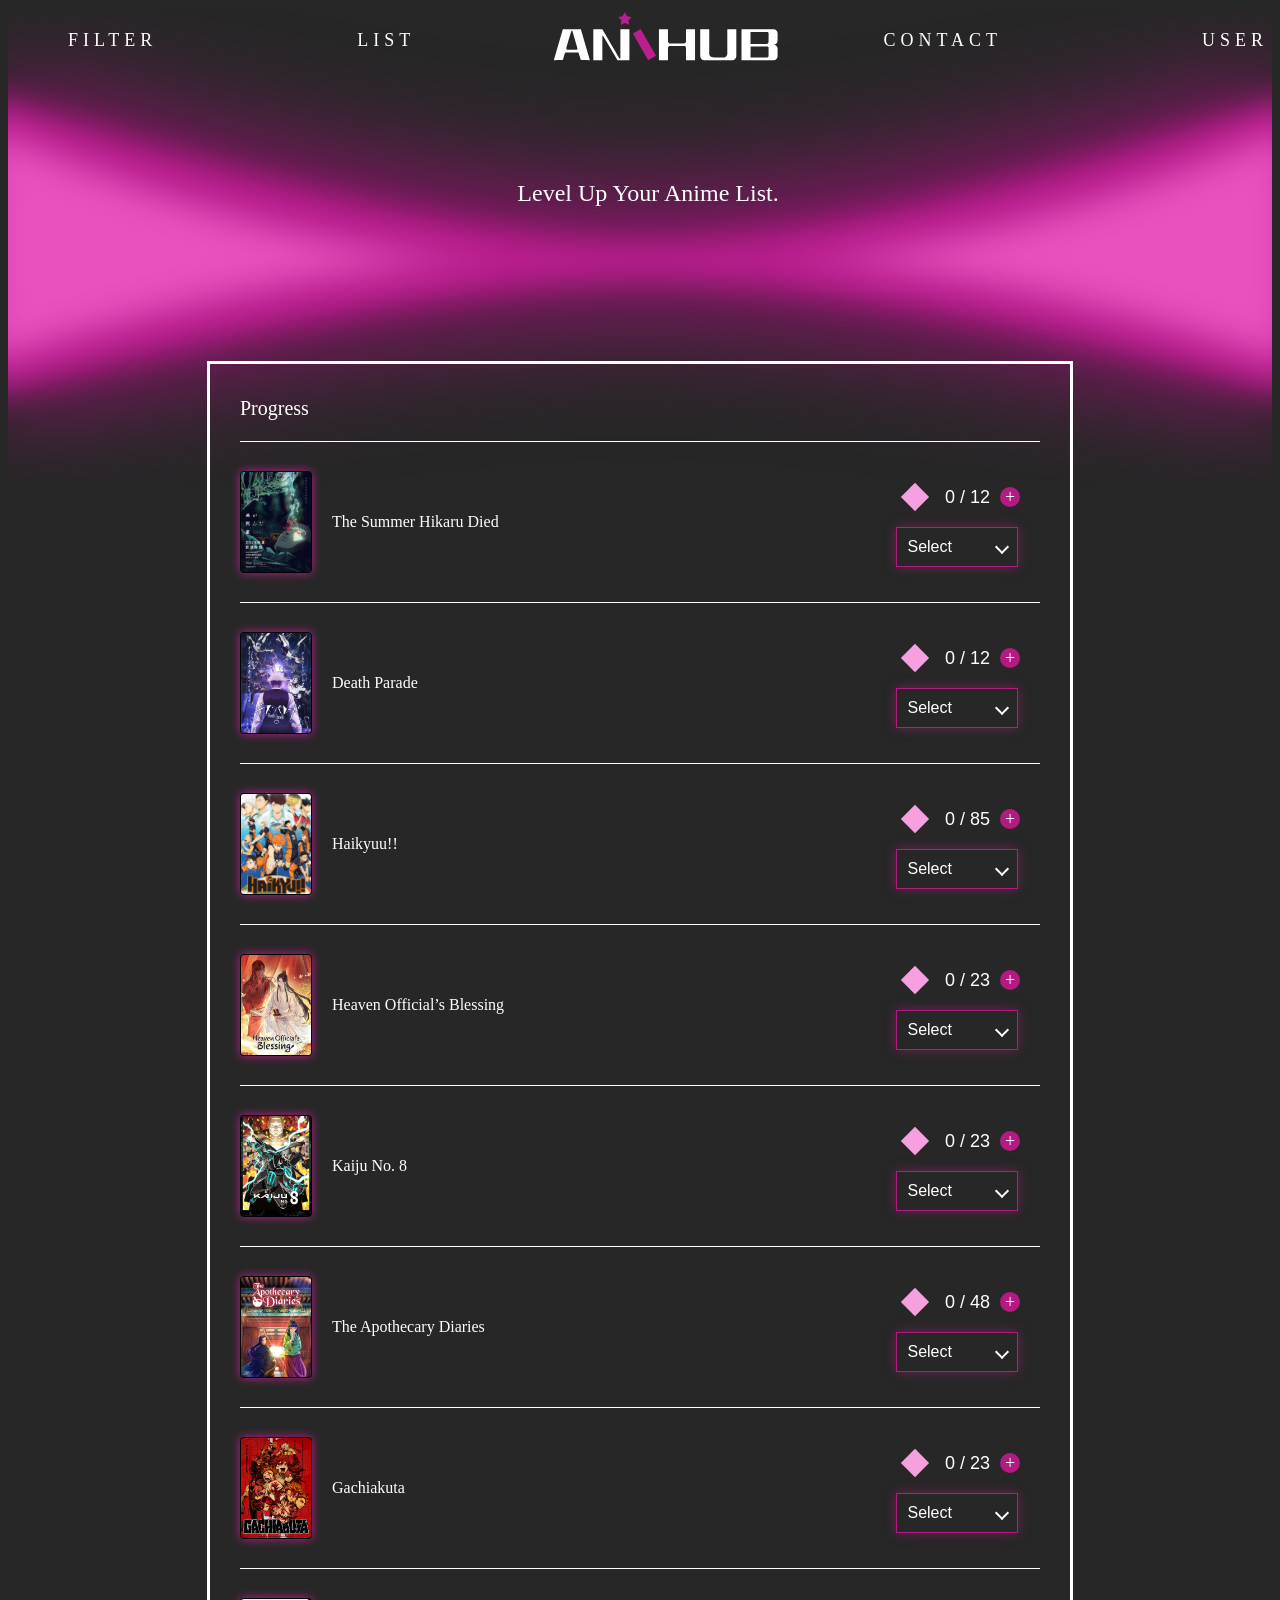
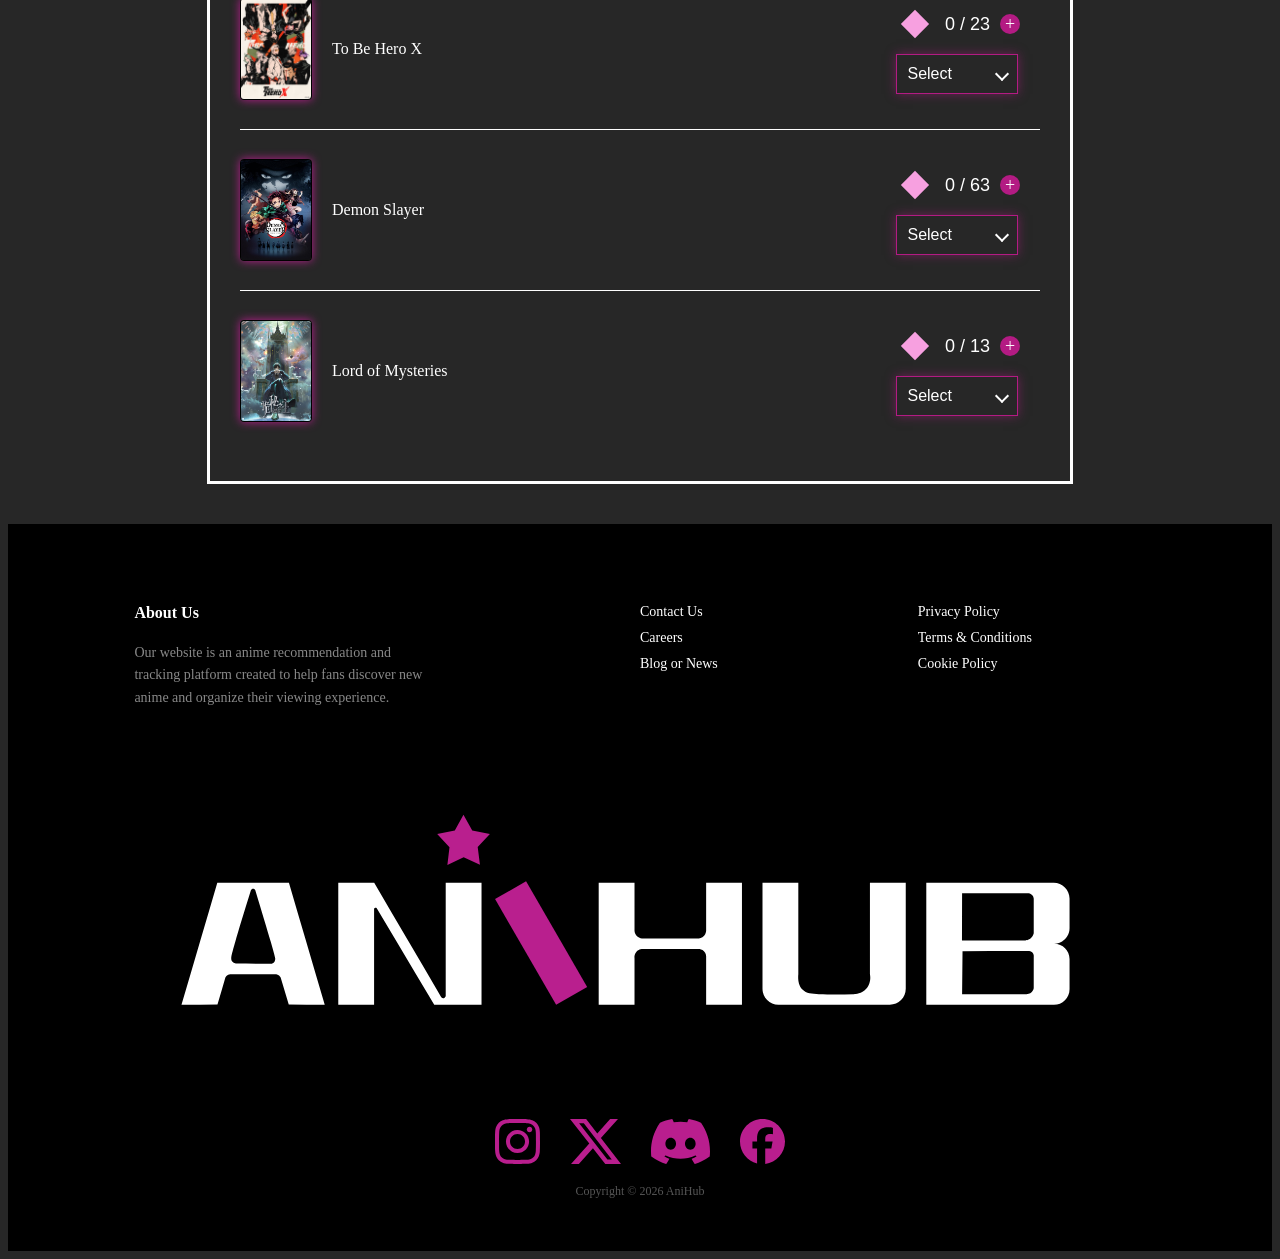
<file: watchlist.html>
<!DOCTYPE html>
<html lang="en">
<head>
    <meta charset="UTF-8">
    <meta name="viewport" content="width=device-width, initial-scale=1.0">
    <title>Watchlist</title>
    <link rel="stylesheet" href="Style/style.css">
    <style>
        
        body {
            background-color: #272727;
            color: #ffffff;
            font-family: 'Inter';
        }
        .text-center{
            position: absolute;
            top: 0;
            width: 100%;
            display: flex;
            justify-content: space-around;
            margin-top: 180px;
            font-size: 24px;
        }
        
        .pink-glow {
            max-width: 100%;
            margin-top: 100px;
            height: 150px;
            display: flex;
            align-items: center;
            justify-content: center;
        }
        
        /* The Custom Container with the clipped corner - ChatGPT Help */
        .anime-list-container {
            border: 3px solid #ffffff;
            padding: 30px;
            margin: 40px auto;
            max-width: 800px;
            clip-path: polygon(0% 0%, 85% 0%, 100% 0%, 100% 100%, 0% 100%);
            position: relative;
        }
        
        .title-p{
            font-size: 24px;
            padding-bottom: 20px;
        }
        
        /* List Styling */
        .anime-item {
            border-top: 1px solid #ffffff;
            padding: 15px 0;
            display: flex;
            align-items: center;
            text-decoration: none;
            color: white;
        }
        
        /* Container to position it on page without affecting other elements */
        .status-bar-wrapper {
            padding: 20px;
            display: flex;
            flex-direction: column;
            gap: 10px;
            align-items: center;
        }
        
        
        .diamond-label {
            width: 20px;
            height: 20px;
            background-color: #f7a0e0; 
            transform: rotate(45deg);
            cursor: pointer;
            display: block;
            margin: 10px;
        }

        .diamond-label:hover {
            box-shadow: 0 0 20px #ff00ae;
        }
        
        .status-row {
            display: flex;
            align-items: center;
            gap: 10px;
        }
        
        .status-text {
            color: white;
            font-family: sans-serif;
            font-size: 18px;
        }
        
        .plus-btn {
            width: 20px;
            height: 20px;
            background-color: #b31b83;
            color: white;
            border-radius: 50%;
            display: flex;
            align-items: center;
            justify-content: center;
            font-size: 18px;
        }
        
        .custom-select-trigger {
            width: 100px;
            padding: 10px;
            border: 1px solid #b31b83;
            color: white;
            display: flex;
            justify-content: space-between;
            align-items: center;
            font-family: sans-serif;
            box-shadow: 0 0 10px rgba(179, 27, 131, 0.5);
        }
        
        .down-arrow {
            border: solid white;
            border-width: 0 2px 2px 0;
            display: inline-block;
            padding: 4px;
            transform: rotate(45deg);
        }
        
        .anime-cover {
            width: 70px;
            height: 100px;
            object-fit: cover;
            border-radius: 4px;
            margin-right: 20px;
            border: 1px solid #000000;
            box-shadow: 0px 0px 10px #B91E8E;
        }
        
        .anime-cover:hover{
            color: #474747;
            opacity: 30px;
            filter: blur(5px);
        }
        
        .anime-title {
            font-size: 1rem;
            flex-grow: 1;
        }
        
        .anime-title a{
            color: white;
            text-decoration: none;
        }
        
    </style>
</head>
<body>
    
    <!-- Navbar Starts -->
    <nav class="navbar">
        <div class="nav-left">
            <div class="dropdown">
                <span class="nav-link dot">FILTER</span>
                
                <div class="dropdown-menu">
                    <a href="time_rec.html">Time Recommendations</a>
                    <a href="personalised_rec.html">Personal Recommendations</a>
                </div>
                
            </div>
            <a href="watchlist.html" class="nav-link">LIST</a>
        </div>
        
        <div class="nav-center">
            <a href="index.html">
                <img src="Images/Logo.svg" alt="ANIHUB Logo" class="logo">
            </a>
        </div>
        
        <div class="nav-right">
            <a href="contact.html" class="nav-link">CONTACT</a>
            <a href="user.html" class="nav-link">USER</a>
        </div>
    </nav>
    <!-- Navbar Ends -->
    
    
    <!-- Header-->
    <p class="text-center">Level Up Your Anime List.</p>
    <div class="pink-glow">
        <img src="Images/graphic_pink.svg" alt="graphic_pink">
    </div>
    <div class="container">
        <div class="anime-list-container">

            <div class="title-p">
                <small class="text-muted">Progress</small>
            </div>
            
            <!-- Anime Item -->
            <div class="anime-item">
                <img src="Images/the_summer_hikaru_died.jpg" alt="Cover" class="anime-cover">
                <div class="anime-title">
                    <a href="anime_showcase1.html">The Summer Hikaru Died</a>
                </div>
                <div class="status-bar-wrapper">
                    
                    <div class="status-row">
                        <label for="diamond-clicker" class="diamond-label"></label>
                        <span class="status-text">0 / 12</span>
                        <div class="plus-btn">+</div>
                    </div>
                    
                    <div class="custom-select-trigger">
                        <span>Select</span>
                        <i class="down-arrow"></i>
                    </div>
                    
                </div>
            </div>
            
            <div class="anime-item">
                <img src="Images/death_parade.jpg" alt="Cover" class="anime-cover">
                <div class="anime-title">
                    <a href="anime_showcase2.html">Death Parade</a>
                </div>
                <div class="status-bar-wrapper">
                    
                    <div class="status-row">
                        <label for="diamond-clicker" class="diamond-label"></label>
                        <span class="status-text">0 / 12</span>
                        <div class="plus-btn">+</div>
                    </div>
                    
                    <div class="custom-select-trigger">
                        <span>Select</span>
                        <i class="down-arrow"></i>
                    </div>
                    
                </div>
            </div>
            
            <div class="anime-item">
                <img src="Images/haikyuu.jpg" alt="Cover" class="anime-cover">
                <div class="anime-title">
                    <a href="anime_showcase3.html">Haikyuu!!</a>
                </div>
                <div class="status-bar-wrapper">
                    
                    <div class="status-row">
                        <label for="diamond-clicker" class="diamond-label"></label>
                        <span class="status-text">0 / 85</span>
                        <div class="plus-btn">+</div>
                    </div>
                    
                    <div class="custom-select-trigger">
                        <span>Select</span>
                        <i class="down-arrow"></i>
                    </div>
                    
                </div>
            </div>
            
            <div class="anime-item">
                <img src="Images/heavens_official_blessing.jpg" alt="Cover" class="anime-cover">
                <div class="anime-title">Heaven Official’s Blessing</div>
                <div class="status-bar-wrapper">
                    
                    <div class="status-row">
                        <label for="diamond-clicker" class="diamond-label"></label>
                        <span class="status-text">0 / 23</span>
                        <div class="plus-btn">+</div>
                    </div>
                    
                    <div class="custom-select-trigger">
                        <span>Select</span>
                        <i class="down-arrow"></i>
                    </div>
                    
                </div>
            </div>
            
            <div class="anime-item">
                <img src="Images/kaijuu.jpg" alt="Cover" class="anime-cover">
                <div class="anime-title">Kaiju No. 8</div>
                <div class="status-bar-wrapper">
                    
                    <div class="status-row">
                        <label for="diamond-clicker" class="diamond-label"></label>
                        <span class="status-text">0 / 23</span>
                        <div class="plus-btn">+</div>
                    </div>
                    
                    <div class="custom-select-trigger">
                        <span>Select</span>
                        <i class="down-arrow"></i>
                    </div>
                    
                </div>
            </div>
            
            <div class="anime-item">
                <img src="Images/the_apothecary_diaries.jpg" alt="Cover" class="anime-cover">
                <div class="anime-title">The Apothecary Diaries</div>
                <div class="status-bar-wrapper">
                    
                    <div class="status-row">
                        <label for="diamond-clicker" class="diamond-label"></label>
                        <span class="status-text">0 / 48</span>
                        <div class="plus-btn">+</div>
                    </div>
                    
                    <div class="custom-select-trigger">
                        <span>Select</span>
                        <i class="down-arrow"></i>
                    </div>
                    
                </div>
            </div>
            
            <div class="anime-item">
                <img src="Images/gachiakuta.jpg" alt="Cover" class="anime-cover">
                <div class="anime-title">Gachiakuta</div>
                <div class="status-bar-wrapper">
                    
                    <div class="status-row">
                        <label for="diamond-clicker" class="diamond-label"></label>
                        <span class="status-text">0 / 23</span>
                        <div class="plus-btn">+</div>
                    </div>
                    
                    <div class="custom-select-trigger">
                        <span>Select</span>
                        <i class="down-arrow"></i>
                    </div>
                    
                </div>
            </div>
            
            <div class="anime-item">
                <img src="Images/to_be_hero_x.jpg" alt="Cover" class="anime-cover">
                <div class="anime-title">To Be Hero X</div>
                <div class="status-bar-wrapper">
                    
                    <div class="status-row">
                        <label for="diamond-clicker" class="diamond-label"></label>
                        <span class="status-text">0 / 23</span>
                        <div class="plus-btn">+</div>
                    </div>
                    
                    <div class="custom-select-trigger">
                        <span>Select</span>
                        <i class="down-arrow"></i>
                    </div>
                    
                </div>
            </div>
            
            <div class="anime-item">
                <img src="Images/demon_slayer.jpg" alt="Cover" class="anime-cover">
                <div class="anime-title">Demon Slayer</div>
                <div class="status-bar-wrapper">
                    
                    <div class="status-row">
                        <label for="diamond-clicker" class="diamond-label"></label>
                        <span class="status-text">0 / 63</span>
                        <div class="plus-btn">+</div>
                    </div>
                    
                    <div class="custom-select-trigger">
                        <span>Select</span>
                        <i class="down-arrow"></i>
                    </div>
                    
                </div>
            </div>
            
            <div class="anime-item">
                <img src="Images/lord_of_mysteries.jpg" alt="Cover" class="anime-cover">
                <div class="anime-title">Lord of Mysteries</div>
                <div class="status-bar-wrapper">
                    
                    <div class="status-row">
                        <label for="diamond-clicker" class="diamond-label"></label>
                        <span class="status-text">0 / 13</span>
                        <div class="plus-btn">+</div>
                    </div>
                    
                    <div class="custom-select-trigger">
                        <span>Select</span>
                        <i class="down-arrow"></i>
                    </div>
                    
                </div>
            </div>
            
        </div>
    </div>
    
    <!-- Footer -->
    <footer class="footer">
        <div class="footer-content">
            <div class="footer-about">
                <h4>About Us</h4>
                <p>Our website is an anime recommendation and tracking platform created to help fans discover new anime and organize their viewing experience.</p>
            </div>
            <div class="footer-links">
                <a href="contact.html">Contact Us</a>
                <a href="#">Careers</a>
                <a href="#">Blog or News</a>
            </div>
            <div class="footer-links">
                <a href="#">Privacy Policy</a>
                <a href="#">Terms & Conditions</a>
                <a href="#">Cookie Policy</a>
            </div>
        </div>
        <img src="Images/Logo.svg" alt="ANIHUB" class="footer-logo">
        <div class="socials">
            <img src="Images/instagram_icon.svg" alt="">
            <img src="Images/twitter_icon.svg" alt="">
            <img src="Images/discord_icon.svg" alt="">
            <img src="Images/facebook_icon.svg" alt="">
        </div>
        <p class="copyright">Copyright © 2026 AniHub</p>
    </footer>
    
    <script src="Scripts/bootstrap.bundle.min.js"></script>
</body>
</html>
</file>
<file: Style/style.css>
.body{
    font-family: 'Inter';
}
.navbar {
    position: absolute;
    top: 0;
    width: 100%;
    max-width: 1200px;
    padding: 20px 60px;
    display: flex;
    align-items: center;
    justify-content: space-between; 
    color: white;
    position: relative;
    margin: 10px auto;
    z-index: 10;
}

.nav-left,
.nav-right {
    display: flex;
    gap: 200px;
    
}

.nav-center {
    position: absolute;
    left: 50%;
    transform: translateX(-50%);
}

.nav-link {
    text-decoration: none;
    color: white;
    font-size: 18px;
    letter-spacing: 5px;
    transition: 0.3s;
}

.nav-link:hover {
    color: #B91E8E;
}

.logo {
    height: 100px;
}
.dropdown {
    position: relative;
    display: inline-block;
}


.dropdown-menu {
    display: none;
    position: absolute;
    top: 100%;
    left: 0;
    background-color: #272727; 
    border: 2px solid #B91E8E; 
    min-width: 1200px;
    z-index: 10;
    padding: 10px 0px;
    margin-top: 20px;
}


.dropdown-menu a {
    color: white;
    padding: 15px 25px;
    text-decoration: none;
    display: block;
    font-size: 14px;
    letter-spacing: 1px;
    transition: 0.2s;
}

.dropdown-menu a:hover {
    background-color: #636363;
    color: #ffffff;
}

.dropdown:hover .dropdown-menu {
    display: block;
}

.dropdown::after {
    content: "";
    position: absolute;
    top: 100%;
    left: 0;
    width: 100%;
    height: 15px;
}

/* --- FOOTER --- */
.footer {
    background: black;
    padding: 80px 10% 40px 10%;
}

.footer-content {
    display: grid;
    grid-template-columns: 2fr 1fr 1fr;
    gap: 50px;
}

.footer-about h4 { 
    margin-bottom: 20px; 
    color: #fff; 
    margin-top: 0px;
}
.footer-about p { 
    color: #888; 
    line-height: 1.6; 
    font-size: 14px;
    width: 300px;
}

.footer-links a {
    display: block;
    color: #fff;
    text-decoration: none;
    margin-bottom: 10px;
    font-size: 14px;
}

.footer-logo {
    justify-content: center;
    display: block;
    width: 1000px;
}

.socials {
    display: flex;
    justify-content: center;
    gap: 30px;
    margin-bottom: 20px;
    color: #B91E8E;
    height: 45px;
}

.copyright {
    text-align: center;
    color: #555;
    font-size: 12px;
}
</file>
<file: Style/bootstrapindex.css>
/*
    Homepage Styling
*/

.h400{
    height: 400px;
    
}
</file>
